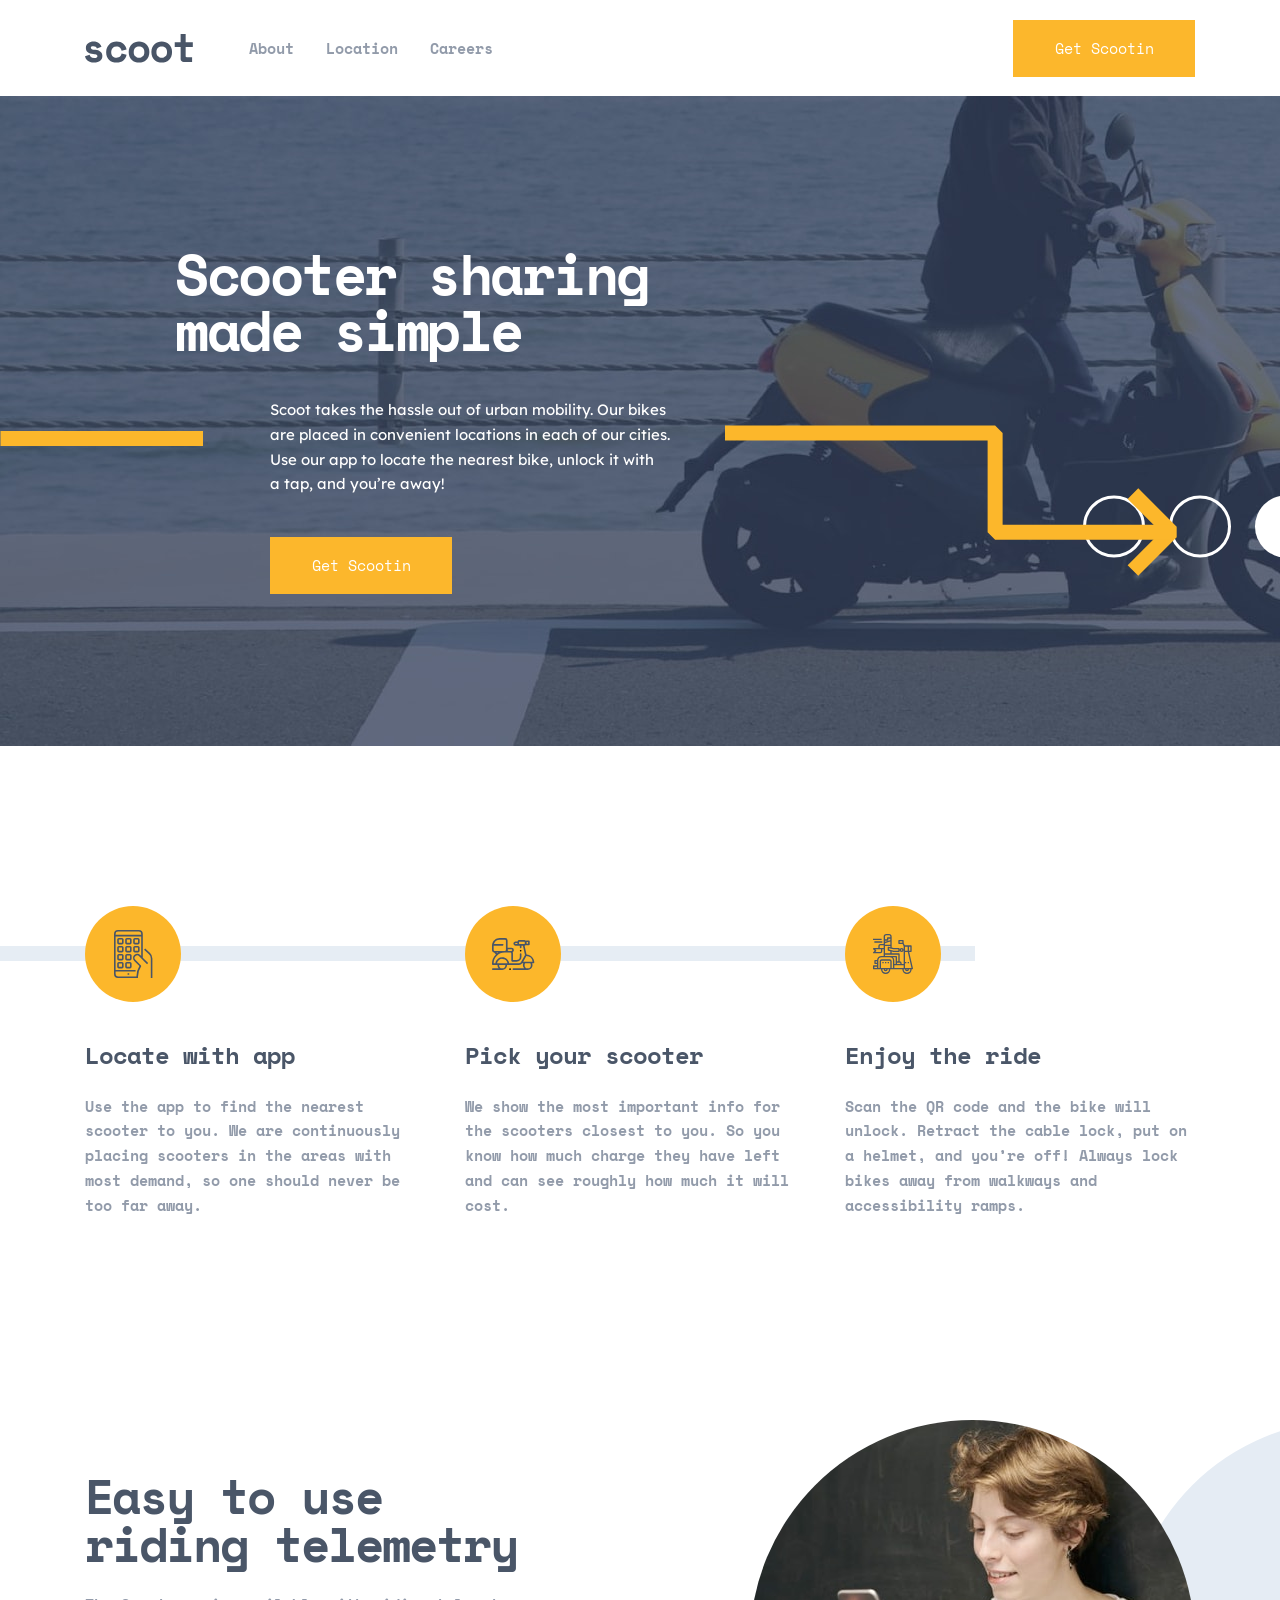
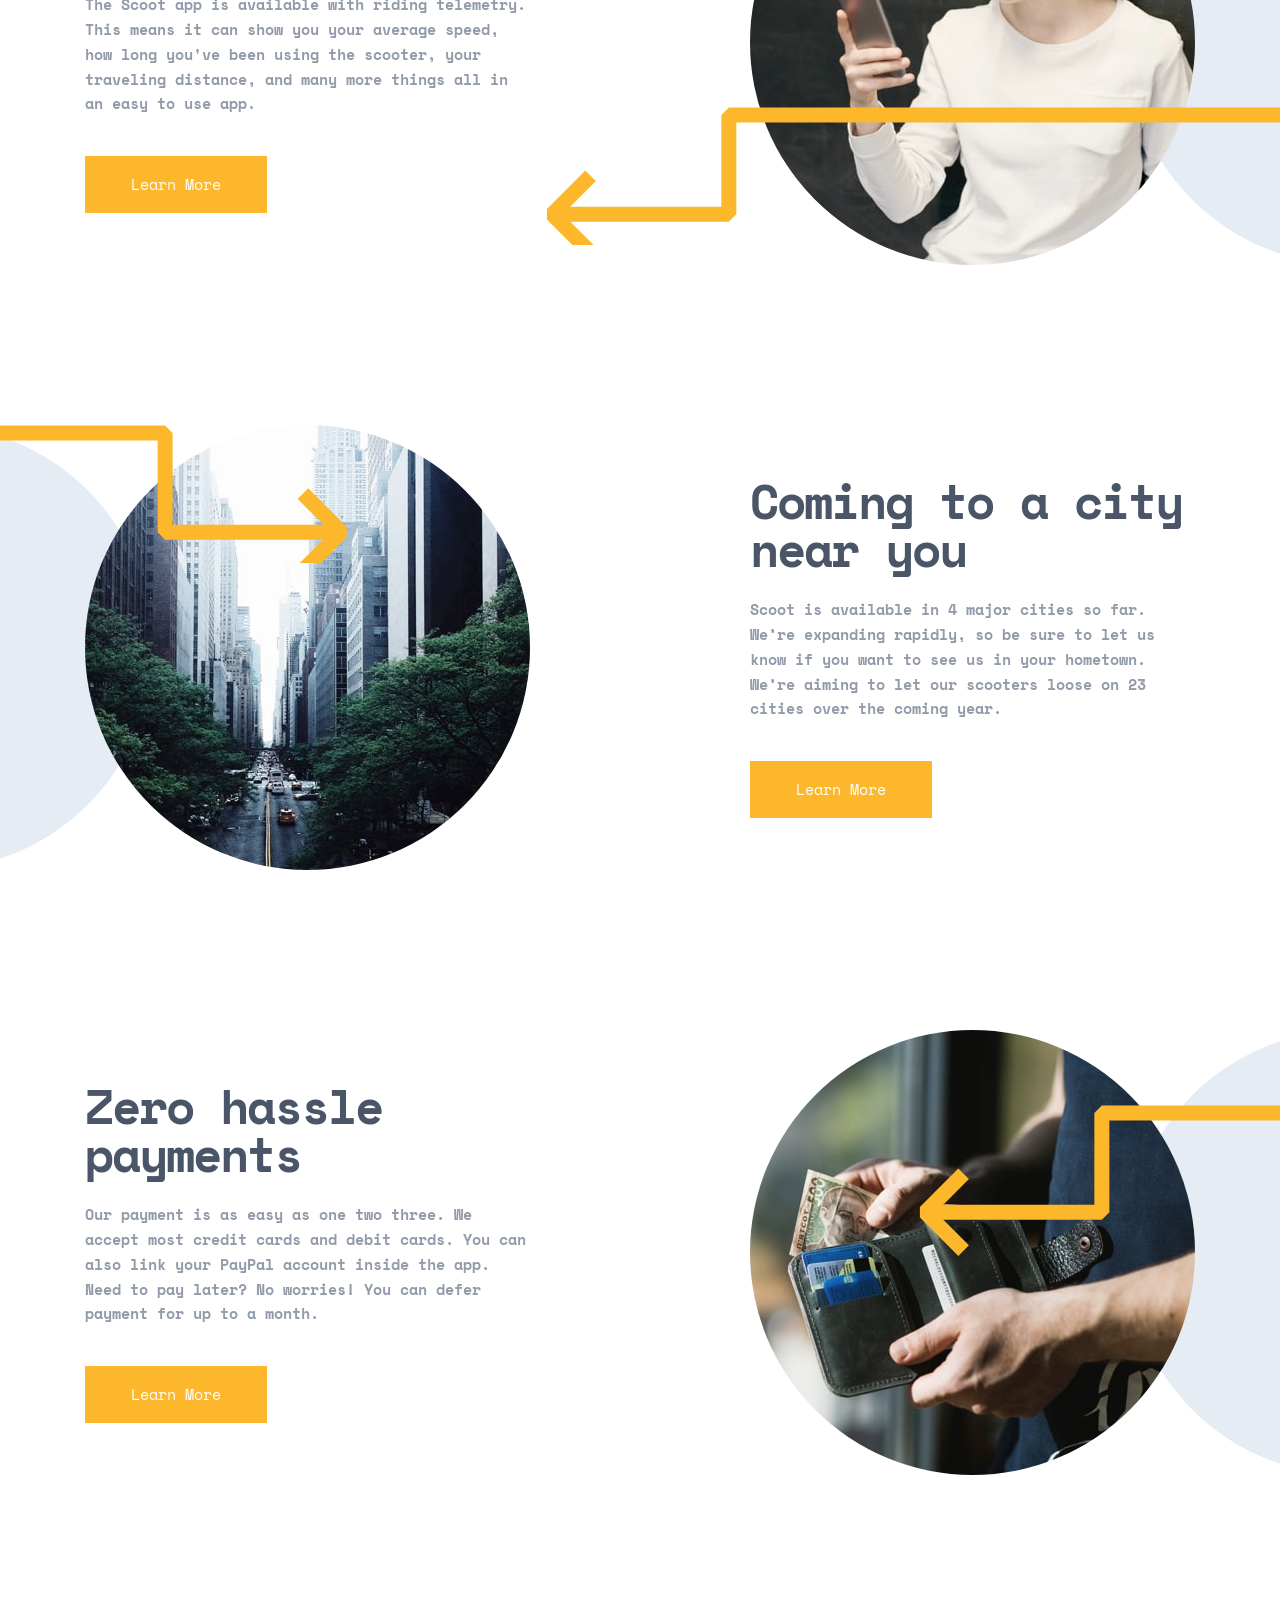
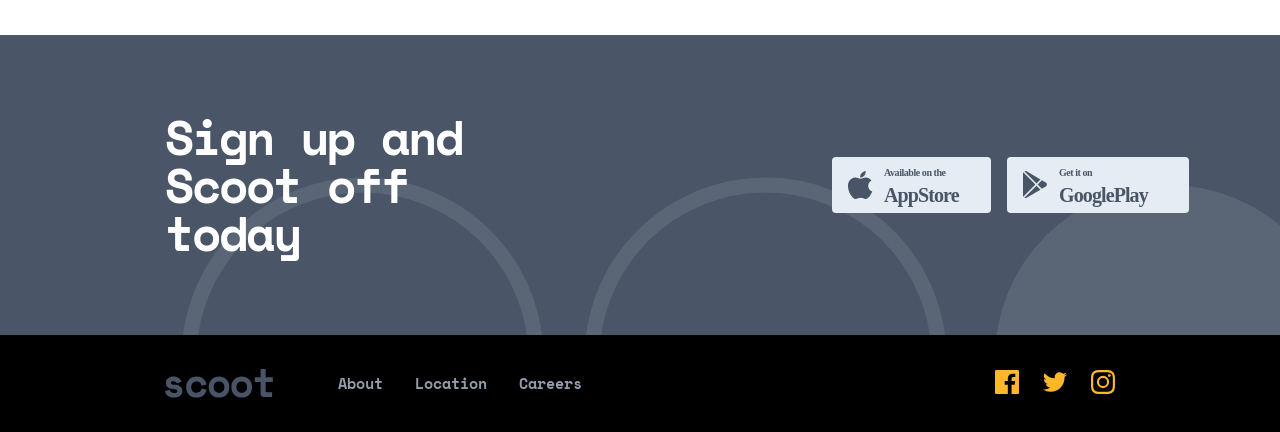
<file: index.html>
<!doctype html>
<html lang="en">
  <head>
    <meta charset="UTF-8" />
    <meta name="viewport" content="width=device-width, initial-scale=1.0" />

    <link
      rel="icon"
      type="image/png"
      sizes="32x32"
      href="./images/favicon-32x32.png"
    />
    <link rel="preconnect" href="https://fonts.googleapis.com" />
    <link rel="preconnect" href="https://fonts.gstatic.com" crossorigin />
    <link
      href="https://fonts.googleapis.com/css2?family=Lexend+Deca:wght@100..900&family=Space+Mono:wght@700&display=swap"
      rel="stylesheet"
    />
    <title>Frontend Mentor | Scoot</title>
    <link rel="stylesheet" href="./css/normalize.css" />
    <link rel="stylesheet" href="./css/style.css" />
  </head>
  <body class="space-mono-bold">
    <header class="header container">
      <button
        id="open__button"
        aria-label="open sidebar"
        aria-expanded="false"
        aria-controls="navbar"
      >
        <svg xmlns="http://www.w3.org/2000/svg" width="20" height="16">
          <g fill="#FCB72B" fill-rule="evenodd">
            <path
              d="M0 0h19.692v3.692H0zM0 6.154h19.692v3.692H0zM0 12.308h19.692V16H0z"
            />
          </g>
        </svg>
      </button>
      <button id="close__button" aria-label="close sidebar">
        <svg xmlns="http://www.w3.org/2000/svg" width="18" height="18">
          <g fill="#FCB72B" fill-rule="evenodd">
            <path d="M3.19.733l13.923 13.924-2.61 2.61L.579 3.343z" />
            <path d="M.579 14.657L14.503.733l2.61 2.61L3.19 17.267z" />
          </g>
        </svg>
      </button>
      <div class="header__logo">
        <a href="index.html"
          ><img src="./assets/logo.svg" alt="logo scoot"
        /></a>
      </div>
      <nav id="navbar">
        <ul>
          <li><a href="about.html">About</a></li>
          <li><a href="locations.html">Location</a></li>
          <li><a href="careers.html">Careers</a></li>
        </ul>
        <button class="primary__btn">Get Scootin</button>
      </nav>
      <div id="overlay" aria-hidden="true"></div>
    </header>
    <main class="main">
      <section class="hero">
        <picture>
          <source
            media="(max-width: 440px)"
            srcset="./assets/images/home-hero-mobile.jpg"
          />
          <source
            media="(max-width: 768px)"
            srcset="./assets/images/home-hero-tablet.jpg"
          />
          <img src="./assets/images/home-hero-desktop.jpg" alt="home hero" />
        </picture>
        <div class="container">
          <h1>Scooter sharing made simple</h1>
          <p class="lexend-deca-regular">
            Scoot takes the hassle out of urban mobility. Our bikes are placed
            in convenient locations in each of our cities. Use our app to locate
            the nearest bike, unlock it with a tap, and you’re away!
          </p>
          <button class="primary__btn">Get Scootin</button>
        </div>
      </section>
      <section class="services">
        <ul class="services__block container">
          <li>
            <img src="./assets/icons/locate.svg" alt="icon locate" />
            <div>
              <h4>Locate with app</h4>
              <p>
                Use the app to find the nearest scooter to you. We are
                continuously placing scooters in the areas with most demand, so
                one should never be too far away.
              </p>
            </div>
          </li>
          <li>
            <img src="./assets/icons/scooter.svg" alt="icon scooter" />
            <div>
              <h4>Pick your scooter</h4>
              <p>
                We show the most important info for the scooters closest to you.
                So you know how much charge they have left and can see roughly
                how much it will cost.
              </p>
            </div>
          </li>
          <li>
            <img src="./assets/icons/ride.svg" alt="icon ride" />
            <div>
              <h4>Enjoy the ride</h4>
              <p>
                Scan the QR code and the bike will unlock. Retract the cable
                lock, put on a helmet, and you’re off! Always lock bikes away
                from walkways and accessibility ramps.
              </p>
            </div>
          </li>
        </ul>
      </section>
      <section class="functions">
        <div class="functions__app">
          <div class="functions__app-content container">
            <img src="./assets/images/telemetry.jpg" alt="images telemetry" />
            <div class="functions-content">
              <h2>Easy to use riding telemetry</h2>
              <p>
                The Scoot app is available with riding telemetry. This means it
                can show you your average speed, how long you've been using the
                scooter, your traveling distance, and many more things all in an
                easy to use app.
              </p>
              <button class="primary__btn">Learn More</button>
            </div>
          </div>
        </div>
        <div class="functions__coming">
          <div class="functions__coming-content container">
            <img src="./assets/images/near-you.jpg" alt="image near you" />
            <div class="functions-content">
              <h2>Coming to a city near you</h2>
              <p>
                Scoot is available in 4 major cities so far. We’re expanding
                rapidly, so be sure to let us know if you want to see us in your
                hometown. We’re aiming to let our scooters loose on 23 cities
                over the coming year.
              </p>
              <button class="primary__btn">Learn More</button>
            </div>
          </div>
        </div>
        <div class="functions__payments">
          <div class="functions__payments-content container">
            <img src="./assets/images/payments.jpg" alt="images payments" />
            <div class="functions-content">
              <h2>Zero hassle payments</h2>
              <p>
                Our payment is as easy as one two three. We accept most credit
                cards and debit cards. You can also link your PayPal account
                inside the app. Need to pay later? No worries! You can defer
                payment for up to a month.
              </p>
              <button class="primary__btn">Learn More</button>
            </div>
          </div>
        </div>
      </section>
      <section class="sign">
        <h2>Sign up and Scoot off today</h2>
        <div class="sign__images">
          <img src="./assets/icons/app-store.svg" alt="app store" />
          <img src="./assets/icons/google-play.svg" alt="google play" />
        </div>
      </section>
    </main>
    <footer class="footer">
      <div class="footer__container">
        <div class="footer__logo">
          <a href="index.html"
            ><img src="./assets/logo.svg" alt="logo scoot"
          /></a>
        </div>
        <nav>
          <ul>
            <li><a href="about.html">About</a></li>
            <li><a href="locations.html">Location</a></li>
            <li><a href="careers.html">Careers</a></li>
          </ul>
        </nav>
      </div>
      <div class="footer__social">
        <a href="#">
          <svg xmlns="http://www.w3.org/2000/svg" width="24" height="24">
            <path
              fill="#FCB72B"
              d="M22.675 0H1.325C.593 0 0 .593 0 1.325v21.351C0 23.407.593 24 1.325 24H12.82v-9.294H9.692v-3.622h3.128V8.413c0-3.1 1.893-4.788 4.659-4.788 1.325 0 2.463.099 2.795.143v3.24l-1.918.001c-1.504 0-1.795.715-1.795 1.763v2.313h3.587l-.467 3.622h-3.12V24h6.116c.73 0 1.323-.593 1.323-1.325V1.325C24 .593 23.407 0 22.675 0z"
            /></svg
        ></a>
        <a href="#"
          ><svg xmlns="http://www.w3.org/2000/svg" width="24" height="20">
            <path
              fill="#FCB72B"
              d="M24 2.557a9.83 9.83 0 01-2.828.775A4.932 4.932 0 0023.337.608a9.864 9.864 0 01-3.127 1.195A4.916 4.916 0 0016.616.248c-3.179 0-5.515 2.966-4.797 6.045A13.978 13.978 0 011.671 1.149a4.93 4.93 0 001.523 6.574 4.903 4.903 0 01-2.229-.616c-.054 2.281 1.581 4.415 3.949 4.89a4.935 4.935 0 01-2.224.084 4.928 4.928 0 004.6 3.419A9.9 9.9 0 010 17.54a13.94 13.94 0 007.548 2.212c9.142 0 14.307-7.721 13.995-14.646A10.025 10.025 0 0024 2.557z"
            /></svg
        ></a>
        <a href="#"
          ><svg xmlns="http://www.w3.org/2000/svg" width="24" height="24">
            <path
              fill="#FCB72B"
              d="M12 2.163c3.204 0 3.584.012 4.85.07 3.252.148 4.771 1.691 4.919 4.919.058 1.265.069 1.645.069 4.849 0 3.205-.012 3.584-.069 4.849-.149 3.225-1.664 4.771-4.919 4.919-1.266.058-1.644.07-4.85.07-3.204 0-3.584-.012-4.849-.07-3.26-.149-4.771-1.699-4.919-4.92-.058-1.265-.07-1.644-.07-4.849 0-3.204.013-3.583.07-4.849.149-3.227 1.664-4.771 4.919-4.919 1.266-.057 1.645-.069 4.849-.069zM12 0C8.741 0 8.333.014 7.053.072 2.695.272.273 2.69.073 7.052.014 8.333 0 8.741 0 12c0 3.259.014 3.668.072 4.948.2 4.358 2.618 6.78 6.98 6.98C8.333 23.986 8.741 24 12 24c3.259 0 3.668-.014 4.948-.072 4.354-.2 6.782-2.618 6.979-6.98.059-1.28.073-1.689.073-4.948 0-3.259-.014-3.667-.072-4.947-.196-4.354-2.617-6.78-6.979-6.98C15.668.014 15.259 0 12 0zm0 5.838a6.162 6.162 0 100 12.324 6.162 6.162 0 000-12.324zM12 16a4 4 0 110-8 4 4 0 010 8zm6.406-11.845a1.44 1.44 0 100 2.881 1.44 1.44 0 000-2.881z"
            /></svg
        ></a>
      </div>
    </footer>
    <script src="app.js" defer></script>
  </body>
</html>
</file>
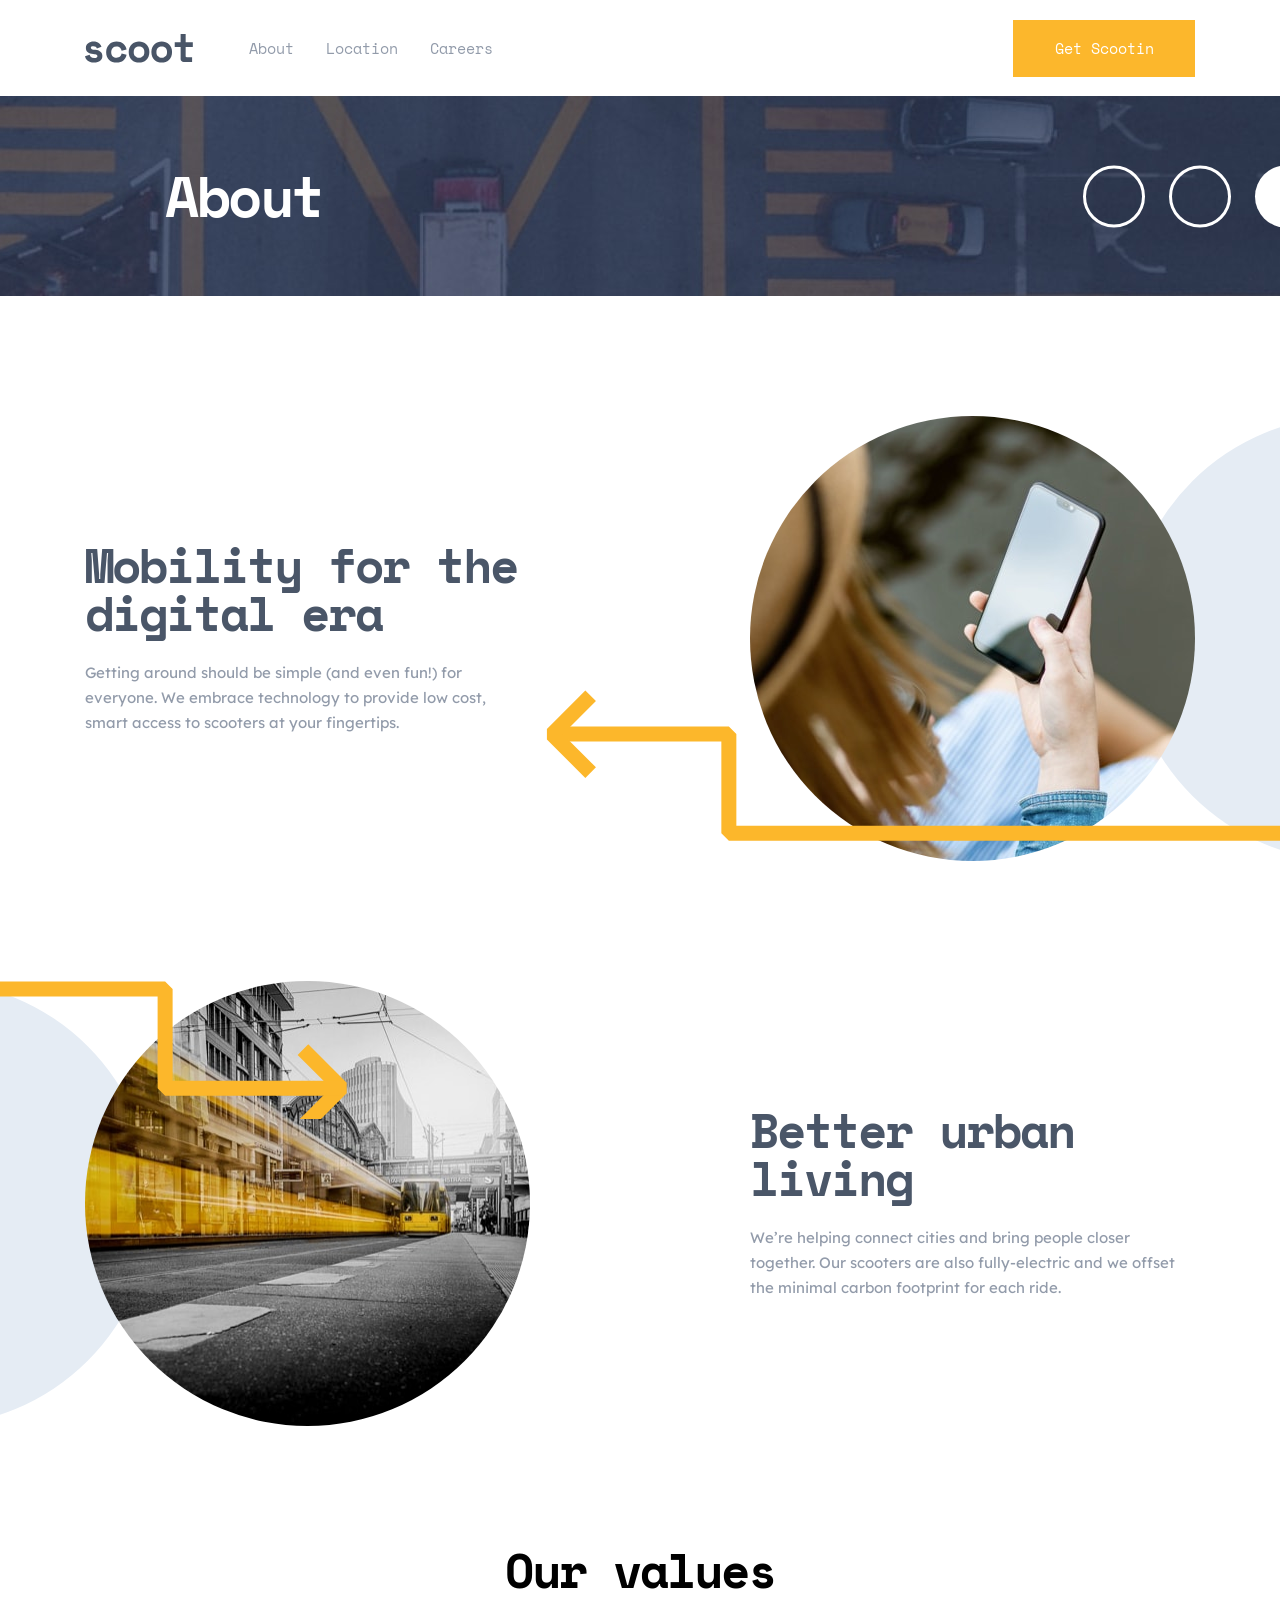
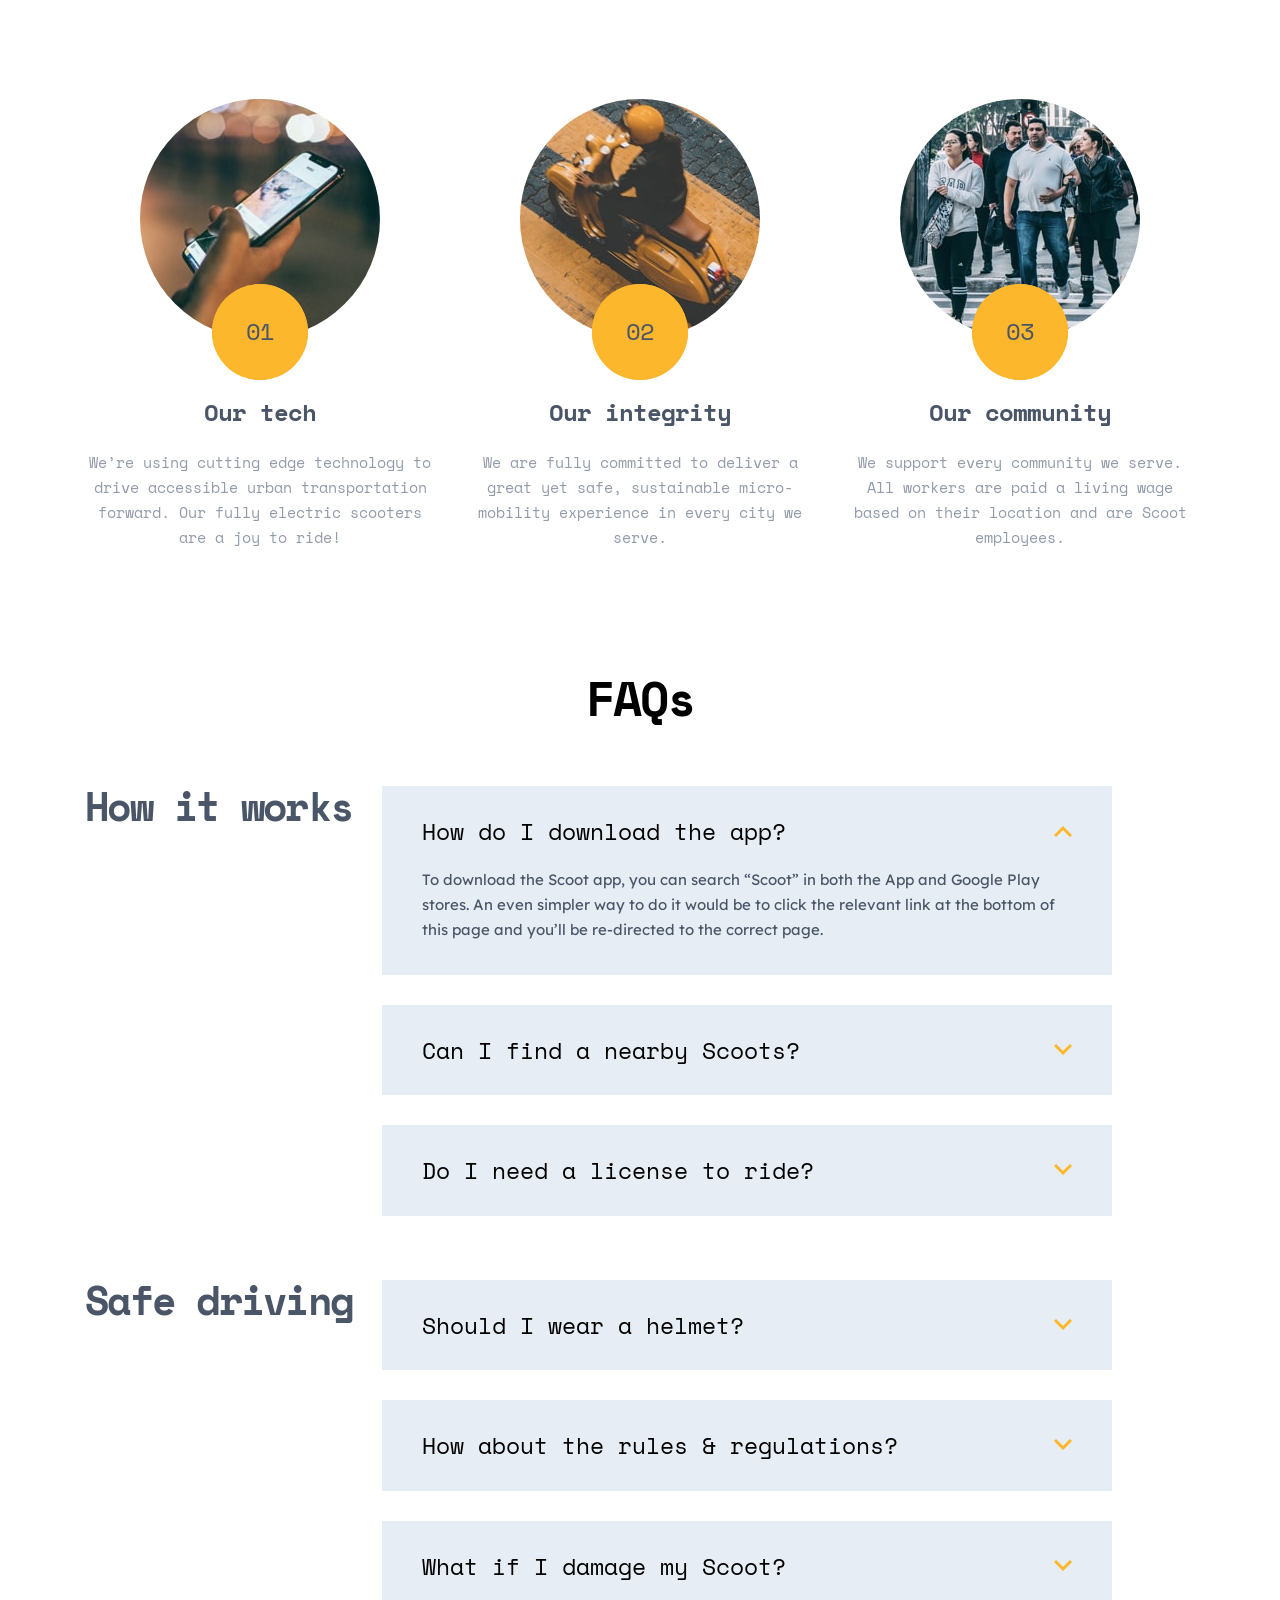
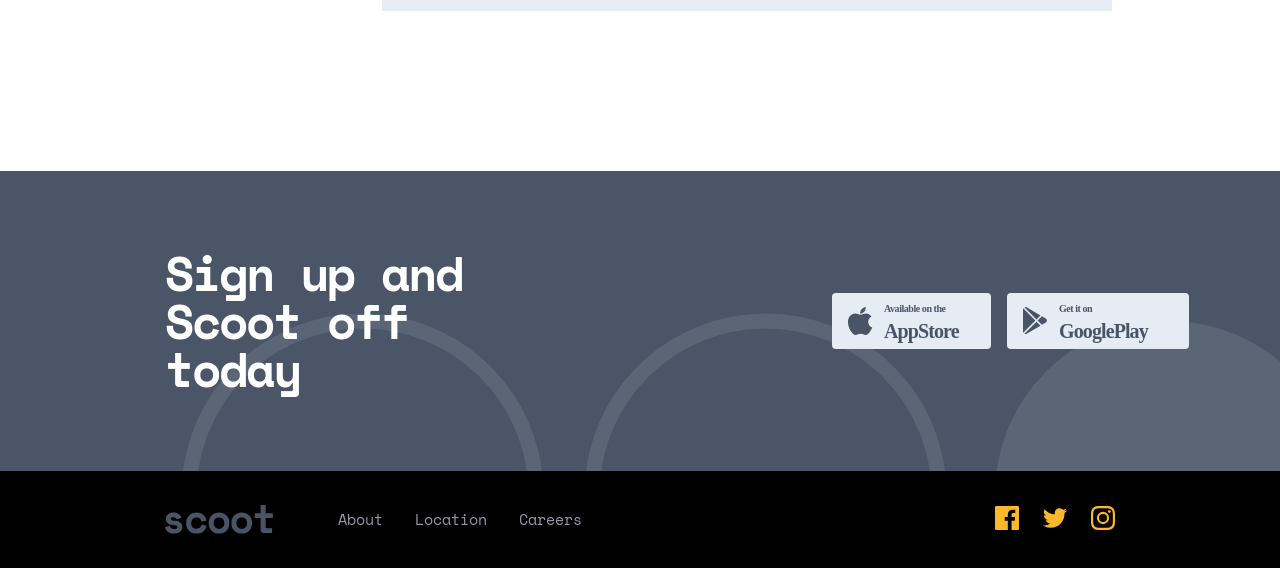
<file: about.html>
<!doctype html>
<html lang="en">
  <head>
    <meta charset="UTF-8" />
    <meta name="viewport" content="width=device-width, initial-scale=1.0" />
    <link
      rel="icon"
      type="image/png"
      sizes="32x32"
      href="./images/favicon-32x32.png"
    />
    <link rel="preconnect" href="https://fonts.googleapis.com" />
    <link rel="preconnect" href="https://fonts.gstatic.com" crossorigin />
    <link
      href="https://fonts.googleapis.com/css2?family=Lexend+Deca:wght@100..900&family=Space+Mono:wght@700&display=swap"
      rel="stylesheet"
    />
    <link
      rel="icon"
      type="image/png"
      sizes="32x32"
      href="./images/favicon-32x32.png"
    />
    <link rel="stylesheet" href="./css/normalize.css" />
    <link rel="stylesheet" href="./css/style.css" />
    <title>Frontend Mentor | Scoot About</title>
  </head>
  <body>
    <header class="header container">
      <button
        id="open__button"
        aria-label="open sidebar"
        aria-expanded="false"
        aria-controls="navbar"
      >
        <svg xmlns="http://www.w3.org/2000/svg" width="20" height="16">
          <g fill="#FCB72B" fill-rule="evenodd">
            <path
              d="M0 0h19.692v3.692H0zM0 6.154h19.692v3.692H0zM0 12.308h19.692V16H0z"
            />
          </g>
        </svg>
      </button>
      <button id="close__button" aria-label="close sidebar">
        <svg xmlns="http://www.w3.org/2000/svg" width="18" height="18">
          <g fill="#FCB72B" fill-rule="evenodd">
            <path d="M3.19.733l13.923 13.924-2.61 2.61L.579 3.343z" />
            <path d="M.579 14.657L14.503.733l2.61 2.61L3.19 17.267z" />
          </g>
        </svg>
      </button>
      <div class="header__logo">
        <a href="index.html"
          ><img src="./assets/logo.svg" alt="logo scoot"
        /></a>
      </div>
      <nav id="navbar">
        <ul>
          <li><a href="about.html">About</a></li>
          <li><a href="locations.html">Location</a></li>
          <li><a href="careers.html">Careers</a></li>
        </ul>
        <button class="primary__btn">Get Scootin</button>
      </nav>
      <div id="overlay" aria-hidden="true"></div>
    </header>
    <main class="main">
      <section class="hero-about">
        <picture>
          <source
            media="(max-width: 440px)"
            srcset="./assets/images/about-hero-mobile.jpg"
          />
          <source
            media="(max-width: 768px)"
            srcset="./assets/images/about-hero-tablet.jpg"
          />
          <img src="./assets/images/about-hero-desktop.jpg" alt="home hero" />
        </picture>
        <div>
          <h1>About</h1>
        </div>
      </section>
      <section class="functions-about">
        <div class="functions__app">
          <div class="functions__app-content container">
            <img
              src="./assets/images/digital-era.jpg"
              alt="images digital era"
            />
            <div class="functions-content">
              <h2>Mobility for the digital era</h2>
              <p class="lexend-deca-regular">
                Getting around should be simple (and even fun!) for everyone. We
                embrace technology to provide low cost, smart access to scooters
                at your fingertips.
              </p>
              <!-- <button class="primary__btn">Learn More</button> -->
            </div>
          </div>
        </div>
        <div class="functions__coming">
          <div class="functions__coming-content container">
            <img
              src="./assets/images/better-living.jpg"
              alt="image better living"
            />
            <div class="functions-content">
              <h2>Better urban living</h2>
              <p class="lexend-deca-regular">
                We’re helping connect cities and bring people closer together.
                Our scooters are also fully-electric and we offset the minimal
                carbon footprint for each ride.
              </p>
              <!-- <button class="primary__btn">Learn More</button> -->
            </div>
          </div>
        </div>
      </section>
      <section class="our container">
        <h2>Our values</h2>
        <div class="our__block">
          <div>
            <img src="./assets/images/our-tech.jpg" alt="our tech" />
            <!-- <span>01</span> -->
            <h4>Our tech</h4>
            <p>
              We’re using cutting edge technology to drive accessible urban
              transportation forward. Our fully electric scooters are a joy to
              ride!
            </p>
          </div>
          <div>
            <img src="./assets/images/our-integrity.jpg" alt="our integrity" />
            <!-- <span>02</span> -->
            <h4>Our integrity</h4>
            <p>
              We are fully committed to deliver a great yet safe, sustainable
              micro-mobility experience in every city we serve.
            </p>
          </div>
          <div>
            <img src="./assets/images/our-community.jpg" alt="our community" />
            <!-- <span>03</span> -->
            <h4>Our community</h4>
            <p>
              We support every community we serve. All workers are paid a living
              wage based on their location and are Scoot employees.
            </p>
          </div>
        </div>
      </section>
      <section class="faqs container">
        <h2>FAQs</h2>
        <div class="works">
          <h3>How it works</h3>
          <div class="accordion">
            <div class="accordion__item active">
              <h5>
                <button
                  type="button"
                  class="accordion__trigger"
                  aria-expanded="false"
                >
                  <span>How do I download the app?</span
                  ><svg
                    xmlns="http://www.w3.org/2000/svg"
                    width="18"
                    height="12"
                  >
                    <path
                      aria-hidden="true"
                      fill="none"
                      stroke="#FCB72B"
                      stroke-width="3"
                      d="M1 1l8 8 8-8"
                    />
                  </svg>
                </button>
              </h5>
              <div class="accordion__panel" role="region">
                <p class="lexend-deca-regular">
                  To download the Scoot app, you can search “Scoot” in both the
                  App and Google Play stores. An even simpler way to do it would
                  be to click the relevant link at the bottom of this page and
                  you’ll be re-directed to the correct page.
                </p>
              </div>
            </div>
            <div class="accordion__item">
              <h5>
                <button
                  type="button"
                  class="accordion__trigger"
                  aria-expanded="false"
                >
                  <span>Can I find a nearby Scoots?</span
                  ><svg
                    aria-hidden="true"
                    xmlns="http://www.w3.org/2000/svg"
                    width="18"
                    height="12"
                  >
                    <path
                      aria-expanded="true"
                      fill="none"
                      stroke="#FCB72B"
                      stroke-width="3"
                      d="M1 1l8 8 8-8"
                    />
                  </svg>
                </button>
              </h5>
              <div class="accordion__panel" role="region">
                <p class="lexend-deca-regular">
                  Definitely! Simply open up the app and allow us to find your
                  location while using it. We'll show you all of the closest
                  Scoots and some extra useful information.
                </p>
              </div>
            </div>
            <div class="accordion__item">
              <h5>
                <button
                  type="button"
                  class="accordion__trigger"
                  aria-expanded="false"
                >
                  <span>Do I need a license to ride?</span
                  ><svg
                    aria-hidden="true"
                    xmlns="http://www.w3.org/2000/svg"
                    width="18"
                    height="12"
                  >
                    <path
                      aria-expanded="true"
                      fill="none"
                      stroke="#FCB72B"
                      stroke-width="3"
                      d="M1 1l8 8 8-8"
                    />
                  </svg>
                </button>
              </h5>
              <div class="accordion__panel" role="region">
                <p class="lexend-deca-regular">
                  Yup! We provide information inside the app regarding local
                  laws and the license you need to be able to ride our Scoots.
                </p>
              </div>
            </div>
          </div>
        </div>
        <div class="safe">
          <h3>Safe driving</h3>
          <div class="accordion">
            <div class="accordion__item">
              <h5>
                <button
                  type="button"
                  class="accordion__trigger"
                  aria-expanded="false"
                >
                  <span>Should I wear a helmet?</span
                  ><svg
                    aria-hidden="true"
                    xmlns="http://www.w3.org/2000/svg"
                    width="18"
                    height="12"
                  >
                    <path
                      aria-hidden="true"
                      fill="none"
                      stroke="#FCB72B"
                      stroke-width="3"
                      d="M1 1l8 8 8-8"
                    />
                  </svg>
                </button>
              </h5>
              <div class="accordion__panel" role="region">
                <p class="lexend-deca-regular">
                  Yes, please do! All cities have different laws. But we
                  strongly strongly strongly recommend always wearing a helmet
                  regardless of the local laws. We like you and we want you to
                  be as safe as possible while Scooting.
                </p>
              </div>
            </div>
            <div class="accordion__item">
              <h5>
                <button
                  type="button"
                  class="accordion__trigger"
                  aria-expanded="false"
                >
                  <span>How about the rules & regulations?</span
                  ><svg
                    aria-hidden="true"
                    xmlns="http://www.w3.org/2000/svg"
                    width="18"
                    height="12"
                  >
                    <path
                      aria-expanded="true"
                      fill="none"
                      stroke="#FCB72B"
                      stroke-width="3"
                      d="M1 1l8 8 8-8"
                    />
                  </svg>
                </button>
              </h5>
              <div class="accordion__panel" role="region">
                <p class="lexend-deca-regular">
                  Now is not the time to be a rule breaker. Be sure you're
                  complying with all local laws and regulations. Also, just be a
                  good human being. Be sure not to park your Scoot where it can
                  block access to buildings or get in people's way.
                </p>
              </div>
            </div>
            <div class="accordion__item">
              <h5>
                <button
                  type="button"
                  class="accordion__trigger"
                  aria-expanded="false"
                >
                  <span>What if I damage my Scoot?</span
                  ><svg
                    xmlns="http://www.w3.org/2000/svg"
                    width="18"
                    height="12"
                  >
                    <path
                      aria-hidden="true"
                      fill="none"
                      stroke="#FCB72B"
                      stroke-width="3"
                      d="M1 1l8 8 8-8"
                    />
                  </svg>
                </button>
              </h5>
              <div class="accordion__panel" role="region">
                <p class="lexend-deca-regular">
                  Be sure to read our terms and conditions carefully. Not the
                  most fun job we know but we make it as clear as possible.
                  There's an option to add insurance for each trip, or you can
                  sign up for annual insurance if you're a regular Scooter.
                </p>
              </div>
            </div>
          </div>
        </div>
      </section>
      <section class="sign">
        <h2>Sign up and Scoot off today</h2>
        <div class="sign__images">
          <img src="./assets/icons/app-store.svg" alt="app store" />
          <img src="./assets/icons/google-play.svg" alt="google play" />
        </div>
      </section>
    </main>
    <footer class="footer">
      <div class="footer__container">
        <div class="footer__logo">
          <a href="index.html"
            ><img src="./assets/logo.svg" alt="logo scoot"
          /></a>
        </div>
        <nav>
          <ul>
            <li><a href="about.html">About</a></li>
            <li><a href="locations.html">Location</a></li>
            <li><a href="careers.html">Careers</a></li>
          </ul>
        </nav>
      </div>
      <div class="footer__social">
        <a href="#">
          <svg xmlns="http://www.w3.org/2000/svg" width="24" height="24">
            <path
              fill="#FCB72B"
              d="M22.675 0H1.325C.593 0 0 .593 0 1.325v21.351C0 23.407.593 24 1.325 24H12.82v-9.294H9.692v-3.622h3.128V8.413c0-3.1 1.893-4.788 4.659-4.788 1.325 0 2.463.099 2.795.143v3.24l-1.918.001c-1.504 0-1.795.715-1.795 1.763v2.313h3.587l-.467 3.622h-3.12V24h6.116c.73 0 1.323-.593 1.323-1.325V1.325C24 .593 23.407 0 22.675 0z"
            /></svg
        ></a>
        <a href="#"
          ><svg xmlns="http://www.w3.org/2000/svg" width="24" height="20">
            <path
              fill="#FCB72B"
              d="M24 2.557a9.83 9.83 0 01-2.828.775A4.932 4.932 0 0023.337.608a9.864 9.864 0 01-3.127 1.195A4.916 4.916 0 0016.616.248c-3.179 0-5.515 2.966-4.797 6.045A13.978 13.978 0 011.671 1.149a4.93 4.93 0 001.523 6.574 4.903 4.903 0 01-2.229-.616c-.054 2.281 1.581 4.415 3.949 4.89a4.935 4.935 0 01-2.224.084 4.928 4.928 0 004.6 3.419A9.9 9.9 0 010 17.54a13.94 13.94 0 007.548 2.212c9.142 0 14.307-7.721 13.995-14.646A10.025 10.025 0 0024 2.557z"
            /></svg
        ></a>
        <a href="#"
          ><svg xmlns="http://www.w3.org/2000/svg" width="24" height="24">
            <path
              fill="#FCB72B"
              d="M12 2.163c3.204 0 3.584.012 4.85.07 3.252.148 4.771 1.691 4.919 4.919.058 1.265.069 1.645.069 4.849 0 3.205-.012 3.584-.069 4.849-.149 3.225-1.664 4.771-4.919 4.919-1.266.058-1.644.07-4.85.07-3.204 0-3.584-.012-4.849-.07-3.26-.149-4.771-1.699-4.919-4.92-.058-1.265-.07-1.644-.07-4.849 0-3.204.013-3.583.07-4.849.149-3.227 1.664-4.771 4.919-4.919 1.266-.057 1.645-.069 4.849-.069zM12 0C8.741 0 8.333.014 7.053.072 2.695.272.273 2.69.073 7.052.014 8.333 0 8.741 0 12c0 3.259.014 3.668.072 4.948.2 4.358 2.618 6.78 6.98 6.98C8.333 23.986 8.741 24 12 24c3.259 0 3.668-.014 4.948-.072 4.354-.2 6.782-2.618 6.979-6.98.059-1.28.073-1.689.073-4.948 0-3.259-.014-3.667-.072-4.947-.196-4.354-2.617-6.78-6.979-6.98C15.668.014 15.259 0 12 0zm0 5.838a6.162 6.162 0 100 12.324 6.162 6.162 0 000-12.324zM12 16a4 4 0 110-8 4 4 0 010 8zm6.406-11.845a1.44 1.44 0 100 2.881 1.44 1.44 0 000-2.881z"
            /></svg
        ></a>
      </div>
    </footer>
    <script src="app.js" defer></script>
  </body>
</html>
</file>
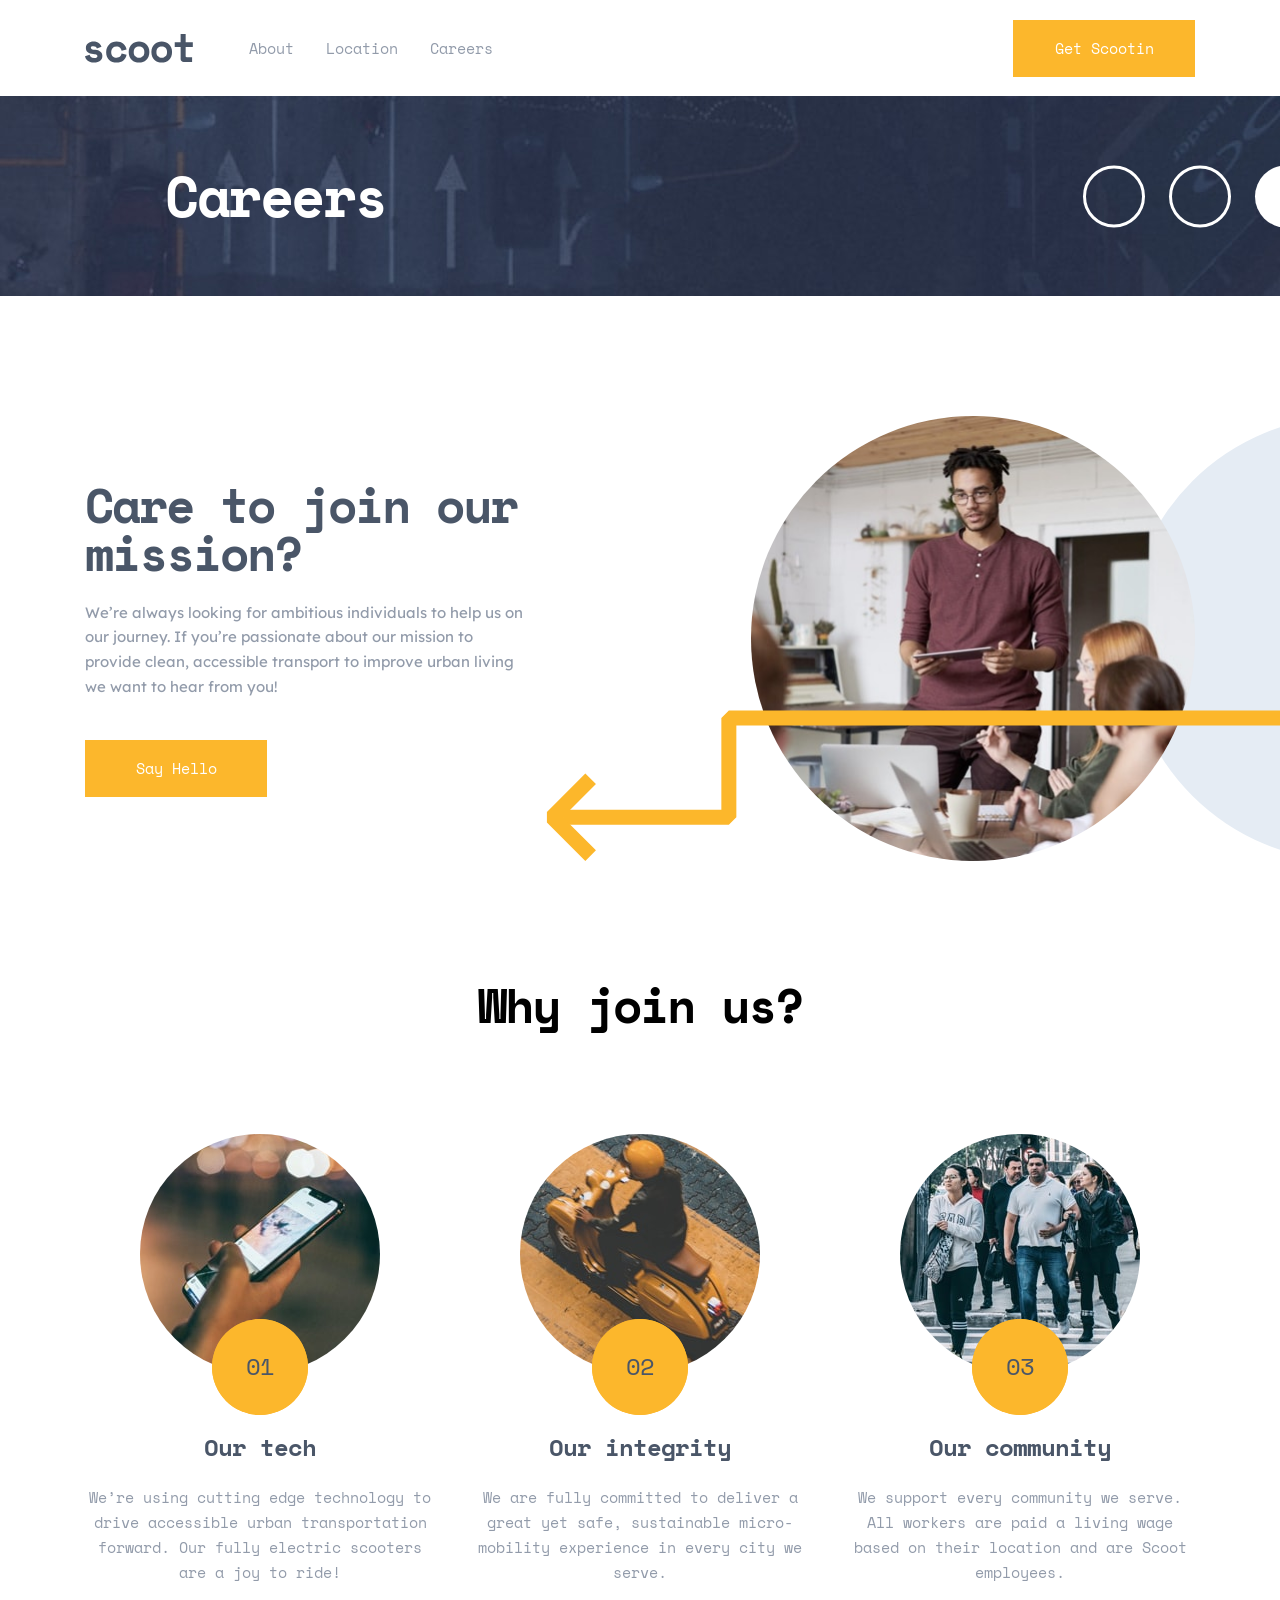
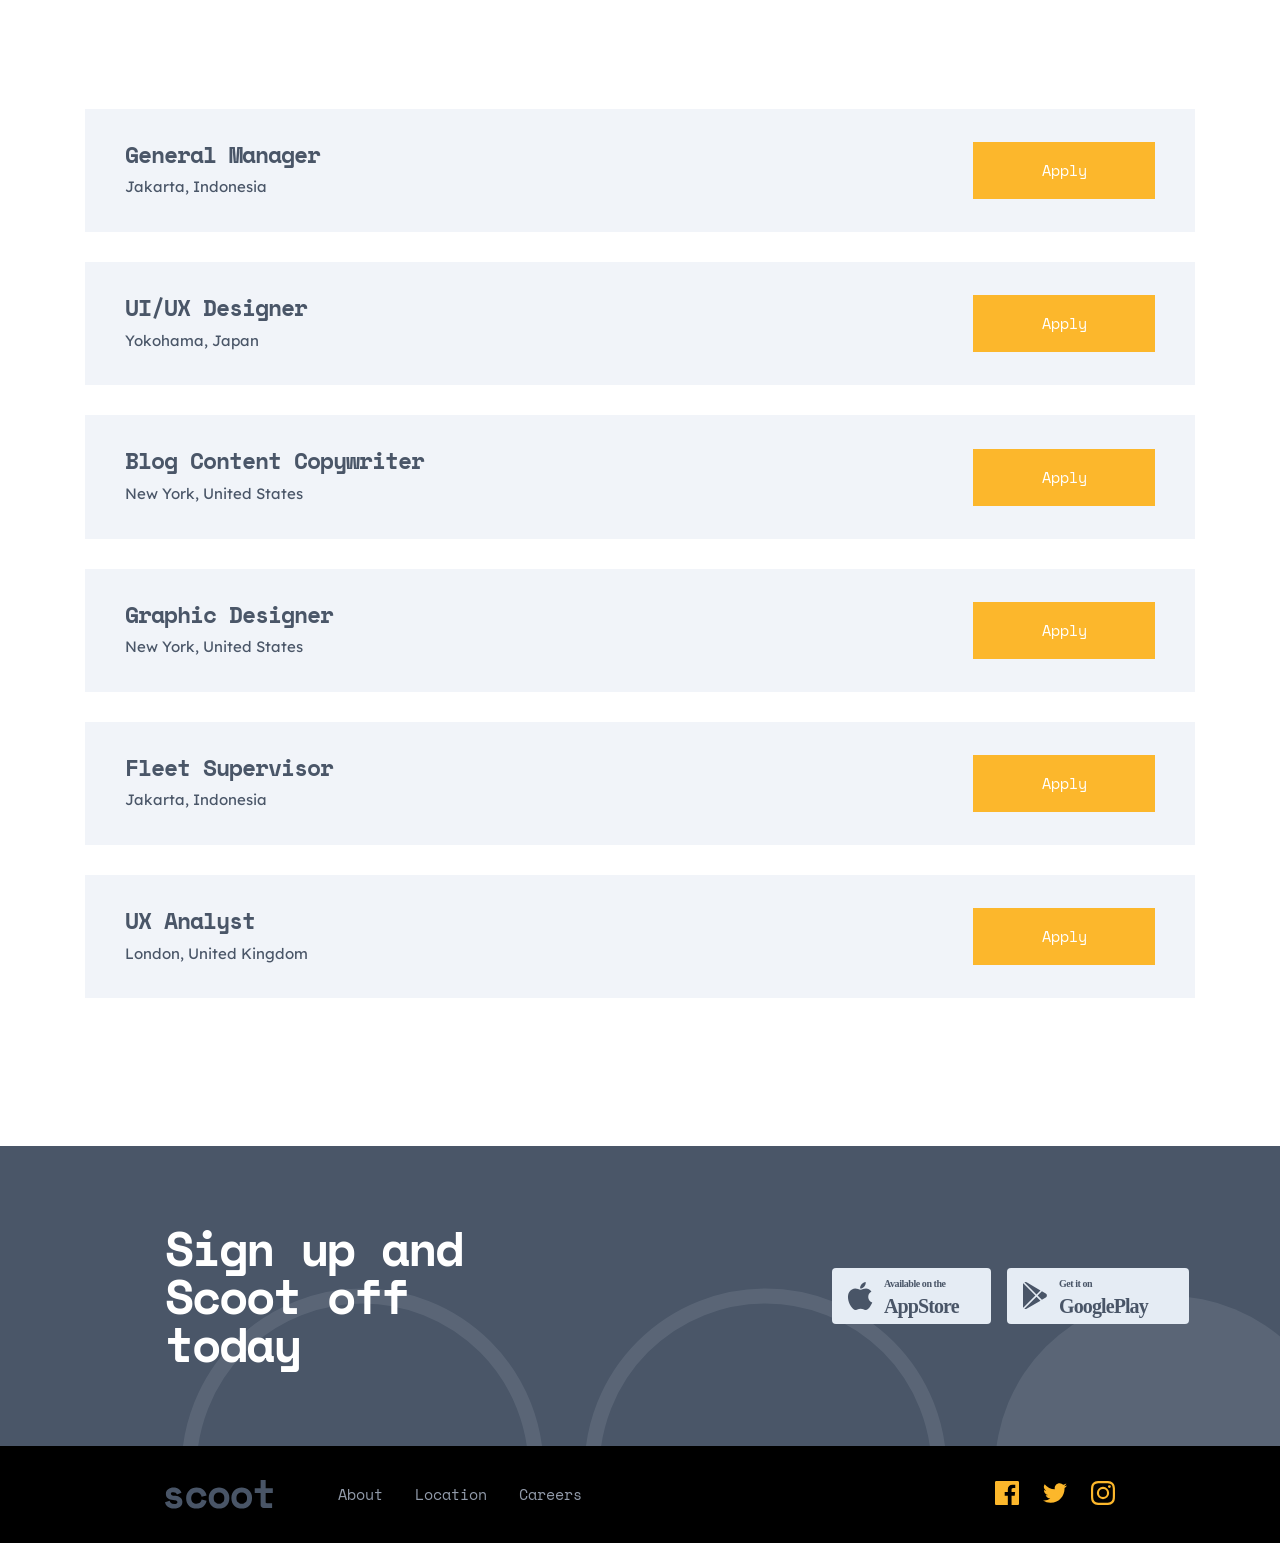
<file: careers.html>
<!doctype html>
<html lang="en">
  <head>
    <meta charset="UTF-8" />
    <meta name="viewport" content="width=device-width, initial-scale=1.0" />
    <link
      rel="icon"
      type="image/png"
      sizes="32x32"
      href="./images/favicon-32x32.png"
    />
    <link rel="preconnect" href="https://fonts.googleapis.com" />
    <link rel="preconnect" href="https://fonts.gstatic.com" crossorigin />
    <link
      href="https://fonts.googleapis.com/css2?family=Lexend+Deca:wght@100..900&family=Space+Mono:wght@700&display=swap"
      rel="stylesheet"
    />
    <link
      rel="icon"
      type="image/png"
      sizes="32x32"
      href="./images/favicon-32x32.png"
    />

    <title>Frontend Mentor | Scoot</title>
    <link rel="stylesheet" href="./css/normalize.css" />
    <link rel="stylesheet" href="./css/style.css" />
  </head>
  <body>
    <header class="header container">
      <button
        id="open__button"
        aria-label="open sidebar"
        aria-expanded="false"
        aria-controls="navbar"
      >
        <svg xmlns="http://www.w3.org/2000/svg" width="20" height="16">
          <g fill="#FCB72B" fill-rule="evenodd">
            <path
              d="M0 0h19.692v3.692H0zM0 6.154h19.692v3.692H0zM0 12.308h19.692V16H0z"
            />
          </g>
        </svg>
      </button>
      <button id="close__button" aria-label="close sidebar">
        <svg xmlns="http://www.w3.org/2000/svg" width="18" height="18">
          <g fill="#FCB72B" fill-rule="evenodd">
            <path d="M3.19.733l13.923 13.924-2.61 2.61L.579 3.343z" />
            <path d="M.579 14.657L14.503.733l2.61 2.61L3.19 17.267z" />
          </g>
        </svg>
      </button>
      <div class="header__logo">
        <a href="index.html"
          ><img src="./assets/logo.svg" alt="logo scoot"
        /></a>
      </div>
      <nav id="navbar">
        <ul>
          <li><a href="about.html">About</a></li>
          <li><a href="locations.html">Location</a></li>
          <li><a href="careers.html">Careers</a></li>
        </ul>
        <button class="primary__btn">Get Scootin</button>
      </nav>
      <div id="overlay" aria-hidden="true"></div>
    </header>
    <main class="main">
      <section class="careers-hero">
        <picture>
          <source
            media="(max-width: 440px)"
            srcset="./assets/images/careers-location-hero-mobile.jpg"
          />
          <source
            media="(max-width: 768px)"
            srcset="./assets/images/careers-locations-hero-tablet.jpg"
          />
          <img
            src="./assets/images/careers-locations-hero-desktop.jpg"
            alt="home hero"
          />
        </picture>
        <div>
          <h1>Careers</h1>
        </div>
      </section>
      <section class="functions-careers">
        <div class="functions__app">
          <div class="functions__app-content container">
            <img src="./assets/images/join-us.jpg" alt="images join us" />
            <div class="functions-content">
              <h2>Care to join our mission?</h2>
              <p class="lexend-deca-regular">
                We’re always looking for ambitious individuals to help us on our
                journey. If you’re passionate about our mission to provide
                clean, accessible transport to improve urban living we want to
                hear from you!
              </p>
              <button class="primary__btn">Say Hello</button>
            </div>
          </div>
        </div>
      </section>
      <section class="our container">
        <h2>Why join us?</h2>
        <div class="our__block">
          <div>
            <img src="./assets/images/our-tech.jpg" alt="our tech" />
            <h4>Our tech</h4>
            <p>
              We’re using cutting edge technology to drive accessible urban
              transportation forward. Our fully electric scooters are a joy to
              ride!
            </p>
          </div>
          <div>
            <img src="./assets/images/our-integrity.jpg" alt="our integrity" />
            <h4>Our integrity</h4>
            <p>
              We are fully committed to deliver a great yet safe, sustainable
              micro-mobility experience in every city we serve.
            </p>
          </div>
          <div>
            <img src="./assets/images/our-community.jpg" alt="our community" />
            <h4>Our community</h4>
            <p>
              We support every community we serve. All workers are paid a living
              wage based on their location and are Scoot employees.
            </p>
          </div>
        </div>
      </section>
      <section class="apply container">
        <div class="apply__block">
          <div class="apply__content">
            <h4>General Manager</h4>
            <p class="lexend-deca-regular">Jakarta, Indonesia</p>
          </div>
          <button class="primary__btn">Apply</button>
        </div>
        <div class="apply__block">
          <div class="apply__content">
            <h4>UI/UX Designer</h4>
            <p class="lexend-deca-regular">Yokohama, Japan</p>
          </div>
          <button class="primary__btn">Apply</button>
        </div>
        <div class="apply__block">
          <div class="apply__content">
            <h4>Blog Content Copywriter</h4>
            <p class="lexend-deca-regular">New York, United States</p>
          </div>
          <button class="primary__btn">Apply</button>
        </div>
        <div class="apply__block">
          <div class="apply__content">
            <h4>Graphic Designer</h4>
            <p class="lexend-deca-regular">New York, United States</p>
          </div>
          <button class="primary__btn">Apply</button>
        </div>
        <div class="apply__block">
          <div class="apply__content">
            <h4>Fleet Supervisor</h4>
            <p class="lexend-deca-regular">Jakarta, Indonesia</p>
          </div>
          <button class="primary__btn">Apply</button>
        </div>
        <div class="apply__block">
          <div class="apply__content">
            <h4>UX Analyst</h4>
            <p class="lexend-deca-regular">London, United Kingdom</p>
          </div>
          <button class="primary__btn">Apply</button>
        </div>
      </section>
      <section class="sign">
        <h2>Sign up and Scoot off today</h2>
        <div class="sign__images">
          <img src="./assets/icons/app-store.svg" alt="app store" />
          <img src="./assets/icons/google-play.svg" alt="google play" />
        </div>
      </section>
    </main>
    <footer class="footer">
      <div class="footer__container">
        <div class="footer__logo">
          <a href="index.html"
            ><img src="./assets/logo.svg" alt="logo scoot"
          /></a>
        </div>
        <nav>
          <ul>
            <li><a href="about.html">About</a></li>
            <li><a href="locations.html">Location</a></li>
            <li><a href="careers.html">Careers</a></li>
          </ul>
        </nav>
      </div>
      <div class="footer__social">
        <a href="#">
          <svg xmlns="http://www.w3.org/2000/svg" width="24" height="24">
            <path
              fill="#FCB72B"
              d="M22.675 0H1.325C.593 0 0 .593 0 1.325v21.351C0 23.407.593 24 1.325 24H12.82v-9.294H9.692v-3.622h3.128V8.413c0-3.1 1.893-4.788 4.659-4.788 1.325 0 2.463.099 2.795.143v3.24l-1.918.001c-1.504 0-1.795.715-1.795 1.763v2.313h3.587l-.467 3.622h-3.12V24h6.116c.73 0 1.323-.593 1.323-1.325V1.325C24 .593 23.407 0 22.675 0z"
            /></svg
        ></a>
        <a href="#"
          ><svg xmlns="http://www.w3.org/2000/svg" width="24" height="20">
            <path
              fill="#FCB72B"
              d="M24 2.557a9.83 9.83 0 01-2.828.775A4.932 4.932 0 0023.337.608a9.864 9.864 0 01-3.127 1.195A4.916 4.916 0 0016.616.248c-3.179 0-5.515 2.966-4.797 6.045A13.978 13.978 0 011.671 1.149a4.93 4.93 0 001.523 6.574 4.903 4.903 0 01-2.229-.616c-.054 2.281 1.581 4.415 3.949 4.89a4.935 4.935 0 01-2.224.084 4.928 4.928 0 004.6 3.419A9.9 9.9 0 010 17.54a13.94 13.94 0 007.548 2.212c9.142 0 14.307-7.721 13.995-14.646A10.025 10.025 0 0024 2.557z"
            /></svg
        ></a>
        <a href="#"
          ><svg xmlns="http://www.w3.org/2000/svg" width="24" height="24">
            <path
              fill="#FCB72B"
              d="M12 2.163c3.204 0 3.584.012 4.85.07 3.252.148 4.771 1.691 4.919 4.919.058 1.265.069 1.645.069 4.849 0 3.205-.012 3.584-.069 4.849-.149 3.225-1.664 4.771-4.919 4.919-1.266.058-1.644.07-4.85.07-3.204 0-3.584-.012-4.849-.07-3.26-.149-4.771-1.699-4.919-4.92-.058-1.265-.07-1.644-.07-4.849 0-3.204.013-3.583.07-4.849.149-3.227 1.664-4.771 4.919-4.919 1.266-.057 1.645-.069 4.849-.069zM12 0C8.741 0 8.333.014 7.053.072 2.695.272.273 2.69.073 7.052.014 8.333 0 8.741 0 12c0 3.259.014 3.668.072 4.948.2 4.358 2.618 6.78 6.98 6.98C8.333 23.986 8.741 24 12 24c3.259 0 3.668-.014 4.948-.072 4.354-.2 6.782-2.618 6.979-6.98.059-1.28.073-1.689.073-4.948 0-3.259-.014-3.667-.072-4.947-.196-4.354-2.617-6.78-6.979-6.98C15.668.014 15.259 0 12 0zm0 5.838a6.162 6.162 0 100 12.324 6.162 6.162 0 000-12.324zM12 16a4 4 0 110-8 4 4 0 010 8zm6.406-11.845a1.44 1.44 0 100 2.881 1.44 1.44 0 000-2.881z"
            /></svg
        ></a>
      </div>
    </footer>
    <script src="app.js" defer></script>
  </body>
</html>
</file>
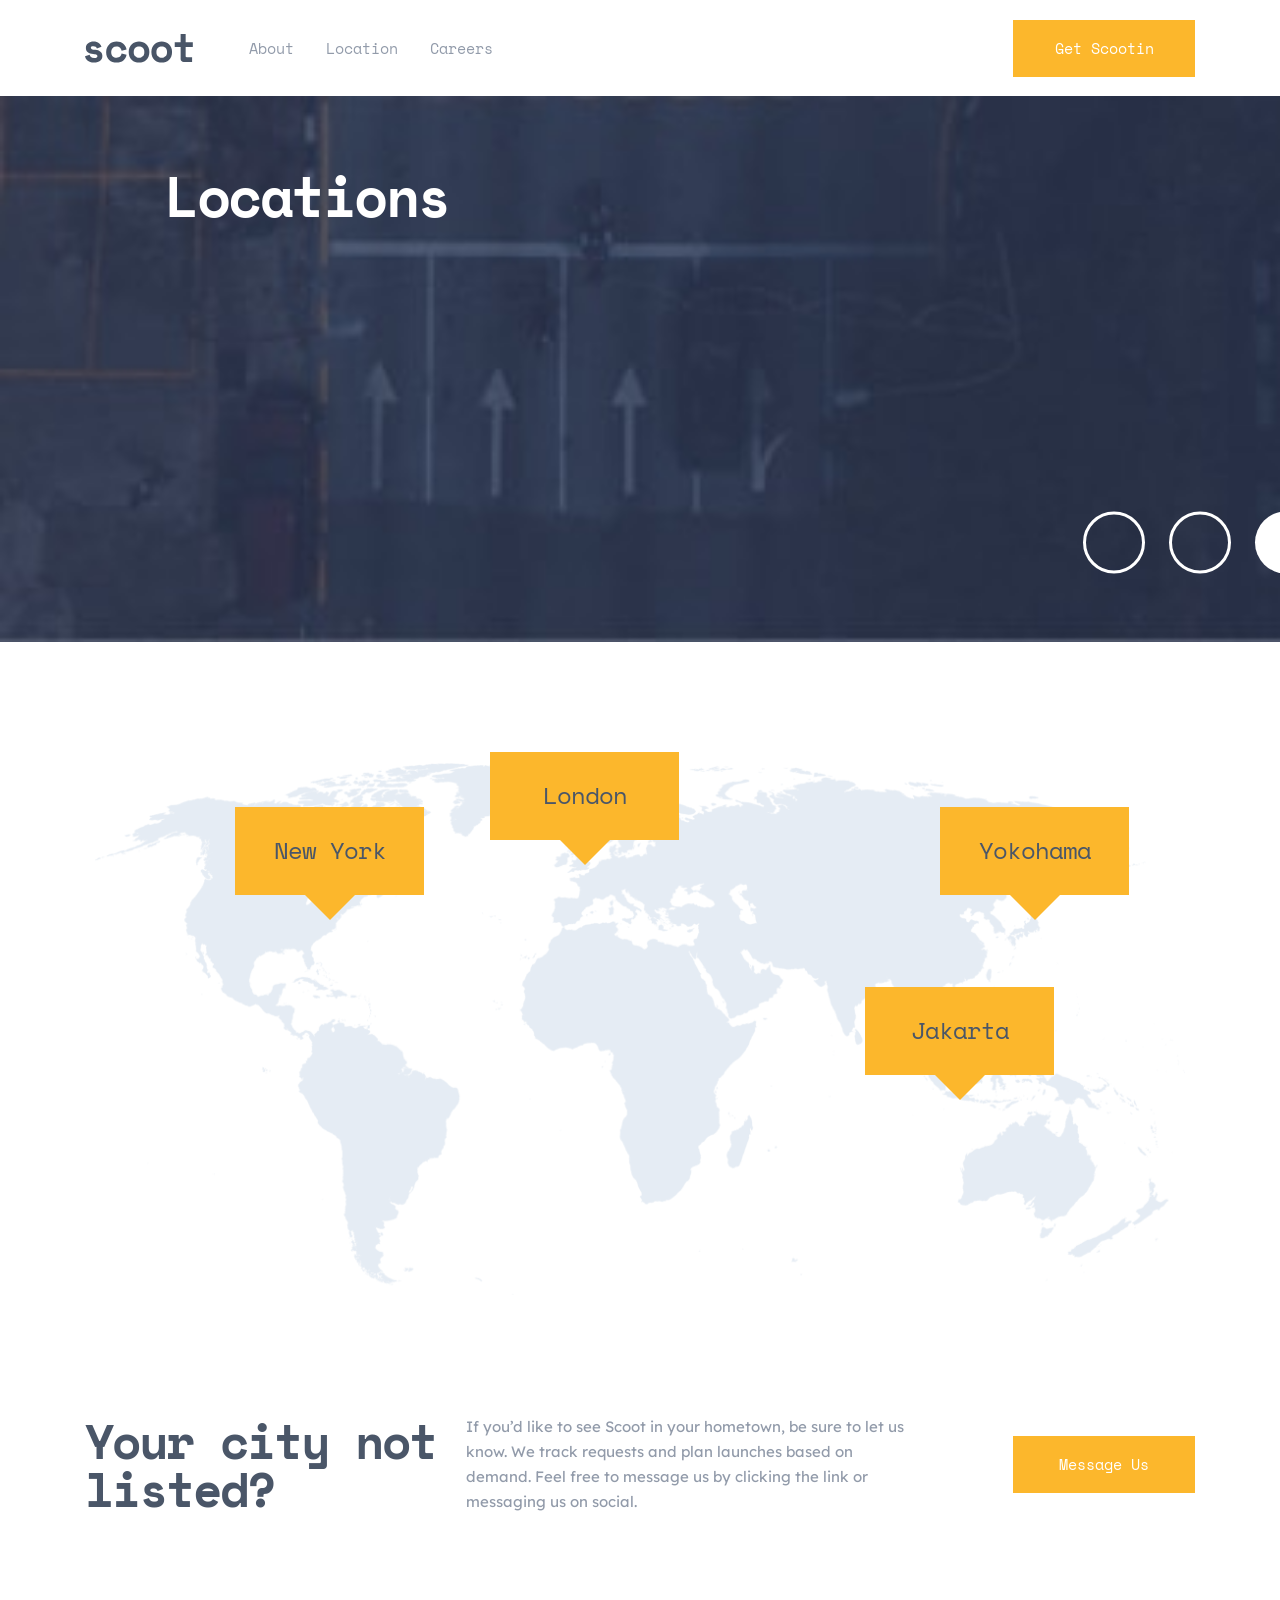
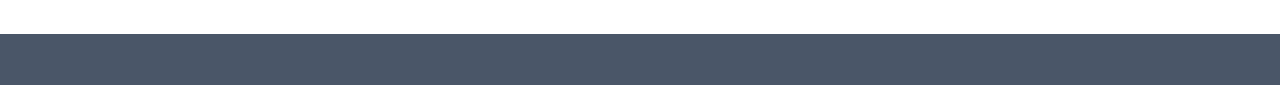
<file: locations.html>
<!doctype html>
<html lang="en">
  <head>
    <meta charset="UTF-8" />
    <meta name="viewport" content="width=device-width, initial-scale=1.0" />
    <link
      rel="icon"
      type="image/png"
      sizes="32x32"
      href="./images/favicon-32x32.png"
    />
    <link rel="preconnect" href="https://fonts.googleapis.com" />
    <link rel="preconnect" href="https://fonts.gstatic.com" crossorigin />
    <link
      href="https://fonts.googleapis.com/css2?family=Lexend+Deca:wght@100..900&family=Space+Mono:wght@700&display=swap"
      rel="stylesheet"
    />
    <link
      rel="icon"
      type="image/png"
      sizes="32x32"
      href="./images/favicon-32x32.png"
    />
    <link rel="stylesheet" href="./css/normalize.css" />
    <link rel="stylesheet" href="./css/style.css" />
    <title>Frontend Mentor | Scoot</title>
  </head>
  <body>
    <header class="header container">
      <button
        id="open__button"
        aria-label="open sidebar"
        aria-expanded="false"
        aria-controls="navbar"
      >
        <svg xmlns="http://www.w3.org/2000/svg" width="20" height="16">
          <g fill="#FCB72B" fill-rule="evenodd">
            <path
              d="M0 0h19.692v3.692H0zM0 6.154h19.692v3.692H0zM0 12.308h19.692V16H0z"
            />
          </g>
        </svg>
      </button>
      <button id="close__button" aria-label="close sidebar">
        <svg xmlns="http://www.w3.org/2000/svg" width="18" height="18">
          <g fill="#FCB72B" fill-rule="evenodd">
            <path d="M3.19.733l13.923 13.924-2.61 2.61L.579 3.343z" />
            <path d="M.579 14.657L14.503.733l2.61 2.61L3.19 17.267z" />
          </g>
        </svg>
      </button>
      <div class="header__logo">
        <a href="index.html"
          ><img src="./assets/logo.svg" alt="logo scoot"
        /></a>
      </div>
      <nav id="navbar">
        <ul>
          <li><a href="about.html">About</a></li>
          <li><a href="locations.html">Location</a></li>
          <li><a href="careers.html">Careers</a></li>
        </ul>
        <button class="primary__btn">Get Scootin</button>
      </nav>
      <div id="overlay" aria-hidden="true"></div>
    </header>
    <main class="main">
      <section class="locations-hero">
        <picture>
          <source
            media="(max-width: 440px)"
            srcset="./assets/images/careers-location-hero-mobile.jpg"
          />
          <source
            media="(max-width: 768px)"
            srcset="./assets/images/careers-locations-hero-tablet.jpg"
          />
          <img
            src="./assets/images/careers-locations-hero-desktop.jpg"
            alt="home hero"
          />
        </picture>
        <div>
          <h1>Locations</h1>
        </div>
      </section>
      <section class="map container">
        <picture>
          <source
            media="(max-width: 440px)"
            srcset="./assets/images/world-map-mobile.png"
          />
          <source
            media="(max-width: 768px)"
            srcset="./assets/images/world-map-tablet.png"
          />
          <img src="./assets/images/world-map-desktop.png" alt="world map" />
        </picture>

        <!-- Каждый город в отдельном div -->
        <div class="city new-york">
          <p>New York</p>
          <div class="arrow"></div>
        </div>

        <div class="city london">
          <p>London</p>
          <div class="arrow"></div>
        </div>

        <div class="city yokohama">
          <p>Yokohama</p>
          <div class="arrow"></div>
        </div>

        <div class="city jakarta">
          <p>Jakarta</p>
          <div class="arrow"></div>
        </div>
      </section>
      <section class="locations__content container">
        <div class="locations__content-text">
          <h2>Your city not listed?</h2>
          <p class="lexend-deca-regular">
            If you’d like to see Scoot in your hometown, be sure to let us know.
            We track requests and plan launches based on demand. Feel free to
            message us by clicking the link or messaging us on social.
          </p>
        </div>
        <button class="primary__btn">Message Us</button>
      </section>
      <section class="sign">
        <h2>Sign up and Scoot off today</h2>
        <div class="sign__images">
          <img src="./assets/icons/app-store.svg" alt="app store" />
          <img src="./assets/icons/google-play.svg" alt="google play" />
        </div>
      </section>
    </main>
    <footer class="footer">
      <div class="footer__container">
        <div class="footer__logo">
          <a href="index.html"
            ><img src="./assets/logo.svg" alt="logo scoot"
          /></a>
        </div>
        <nav>
          <ul>
            <li><a href="about.html">About</a></li>
            <li><a href="locations.html">Location</a></li>
            <li><a href="careers.html">Careers</a></li>
          </ul>
        </nav>
      </div>
      <div class="footer__social">
        <a href="#">
          <svg xmlns="http://www.w3.org/2000/svg" width="24" height="24">
            <path
              fill="#FCB72B"
              d="M22.675 0H1.325C.593 0 0 .593 0 1.325v21.351C0 23.407.593 24 1.325 24H12.82v-9.294H9.692v-3.622h3.128V8.413c0-3.1 1.893-4.788 4.659-4.788 1.325 0 2.463.099 2.795.143v3.24l-1.918.001c-1.504 0-1.795.715-1.795 1.763v2.313h3.587l-.467 3.622h-3.12V24h6.116c.73 0 1.323-.593 1.323-1.325V1.325C24 .593 23.407 0 22.675 0z"
            /></svg
        ></a>
        <a href="#"
          ><svg xmlns="http://www.w3.org/2000/svg" width="24" height="20">
            <path
              fill="#FCB72B"
              d="M24 2.557a9.83 9.83 0 01-2.828.775A4.932 4.932 0 0023.337.608a9.864 9.864 0 01-3.127 1.195A4.916 4.916 0 0016.616.248c-3.179 0-5.515 2.966-4.797 6.045A13.978 13.978 0 011.671 1.149a4.93 4.93 0 001.523 6.574 4.903 4.903 0 01-2.229-.616c-.054 2.281 1.581 4.415 3.949 4.89a4.935 4.935 0 01-2.224.084 4.928 4.928 0 004.6 3.419A9.9 9.9 0 010 17.54a13.94 13.94 0 007.548 2.212c9.142 0 14.307-7.721 13.995-14.646A10.025 10.025 0 0024 2.557z"
            /></svg
        ></a>
        <a href="#"
          ><svg xmlns="http://www.w3.org/2000/svg" width="24" height="24">
            <path
              fill="#FCB72B"
              d="M12 2.163c3.204 0 3.584.012 4.85.07 3.252.148 4.771 1.691 4.919 4.919.058 1.265.069 1.645.069 4.849 0 3.205-.012 3.584-.069 4.849-.149 3.225-1.664 4.771-4.919 4.919-1.266.058-1.644.07-4.85.07-3.204 0-3.584-.012-4.849-.07-3.26-.149-4.771-1.699-4.919-4.92-.058-1.265-.07-1.644-.07-4.849 0-3.204.013-3.583.07-4.849.149-3.227 1.664-4.771 4.919-4.919 1.266-.057 1.645-.069 4.849-.069zM12 0C8.741 0 8.333.014 7.053.072 2.695.272.273 2.69.073 7.052.014 8.333 0 8.741 0 12c0 3.259.014 3.668.072 4.948.2 4.358 2.618 6.78 6.98 6.98C8.333 23.986 8.741 24 12 24c3.259 0 3.668-.014 4.948-.072 4.354-.2 6.782-2.618 6.979-6.98.059-1.28.073-1.689.073-4.948 0-3.259-.014-3.667-.072-4.947-.196-4.354-2.617-6.78-6.979-6.98C15.668.014 15.259 0 12 0zm0 5.838a6.162 6.162 0 100 12.324 6.162 6.162 0 000-12.324zM12 16a4 4 0 110-8 4 4 0 010 8zm6.406-11.845a1.44 1.44 0 100 2.881 1.44 1.44 0 000-2.881z"
            /></svg
        ></a>
      </div>
    </footer>
    <script src="app.js" defer></script>
  </body>
</html>
</file>
<file: css/style.css>
:root {
  --neutral-0: hsl(0, 0%, 100%);
  --neutral-300: hsl(0, 0%, 85%);
  --neutral-950: hsl(0, 0%, 0%);
  --slate-50: hsl(214, 37%, 96%);
  --slate-100: hsl(212, 41%, 93%);
  --slate-400: hsl(217, 12%, 62%);
  --slate-600: hsl(216, 17%, 35%);
  --slate-700: hsl(215, 14%, 23%);
  --amber-50: hsl(39, 100%, 94%);
  --amber-40: hsl(40, 97%, 58%);
  --navy: hsl(223, 31%, 27%);
}
.space-mono-bold {
  font-family: "Space Mono", monospace;
  font-weight: 700;
  font-style: normal;
}
.lexend-deca-regular {
  font-family: "Lexend Deca", sans-serif;
  font-optical-sizing: auto;
  font-weight: 400;
  font-style: normal;
}
html {
  box-sizing: border-box;
}
*,
::after,
::before {
  box-sizing: inherit;
}
body {
  margin: 0;
  padding: 0;
  font-family: "Space Mono", monospace;
  background: var(--neutral-0);
  font-size: 0.9375rem;
}
img {
  /* To keep the width of the image from going beyond the screen */
  max-width: 100%;
  display: block;
}
ul {
  margin-block: 0;
  padding-inline-start: 0;
}
body,
h1,
h2,
h3,
h4,
h5,
h6,
p {
  margin: 0;
}
button {
  padding: 0;
  border: none;
  outline: none;
  background: transparent;
  cursor: pointer;
}
li {
  list-style-type: none;
}
a {
  text-decoration: none;
}
h2 {
  font-size: clamp(32px, calc(1rem + 4.6vw), 48px);
  line-height: 100%;
  letter-spacing: -2px;
}
.container {
  box-sizing: border-box;
  max-width: 70.625rem;
  margin-inline: auto;
  padding-inline: 0.625rem;
}
.primary__btn {
  width: 11.375rem;
  height: 3.5625rem;
  display: flex;
  flex-direction: row;
  justify-content: center;
  align-items: center;
  background: var(--amber-40);
  font-size: 15px;
  line-height: 165%;
  color: var(--neutral-0);
  transition:
    border 450ms ease-in-out,
    background 450ms ease,
    color 450ms ease-in;
  &:hover {
    border: 3px solid var(--amber-40);
    background: transparent;
    color: var(--amber-40);
  }
}
.header {
  display: flex;
  align-items: center;
  column-gap: 3.5rem;
  padding-block: 1.2188rem;
  #open__button,
  #close__button {
    display: none;
  }
  nav {
    display: flex;
    align-items: center;
    /* will make the navigation take up all available space */
    flex-grow: 1;
    ul {
      list-style: none;
      display: flex;
      align-items: center;
      column-gap: 2rem;
      a {
        line-height: 165%;
        color: var(--slate-400);
        transition: color 350ms ease-in-out;
        &:hover {
          color: var(--amber-40);
        }
      }
    }
    .primary__btn {
      margin-inline-start: auto;
    }
  }
  #overlay {
    background: var(--slate-700);
    opacity: 0.8;
    position: fixed;
    inset: 0;
    z-index: 9;
    display: none;
  }
}
.main {
  .hero {
    max-width: 1440px;
    min-height: 650px;
    margin-inline: auto;
    display: grid;
    /* Make the image and content occupy 
the same area on top of each other */
    grid-template-areas: "hero";
    position: relative;
    overflow: hidden;
    &::after {
      position: absolute;
      content: "";
      background-image: url("../assets/patterns/white-circles.svg");
      background-repeat: no-repeat;
      width: 28.25rem;
      height: 9.4375rem;
      bottom: 6.25rem;
      right: -15.9375rem;
    }
    picture {
      grid-area: hero;
      width: 100%;
      height: 100%;
      img {
        width: 100%;
        height: 100%;
        object-fit: cover;
      }
    }
    div {
      grid-area: hero;
      width: 31.25rem;
      /* content always on top of the image */
      z-index: 2;
      text-align: start;
      color: var(--neutral-0);
      margin: 9.375rem 0 9.375rem 10.3125rem;
      position: relative;
      &::before {
        position: absolute;
        content: "";
        background-image: url("../assets/patterns/line.svg");
        width: 12.6875rem;
        height: 0.9375rem;
        bottom: 9.375rem;
        left: -10.3125rem;
      }
      &::after {
        position: absolute;
        content: "";
        background-image: url("../assets/patterns/right-arrow.svg");
        width: 28.25rem;
        height: 9.4375rem;
        bottom: 1.25rem;
        left: 35rem;
      }
      h1 {
        font-size: clamp(2.5rem, calc(0.592rem + 4.588vw), 3.5rem);
        line-height: 100%;
        letter-spacing: -2.5px;
        margin-block-end: 2.5rem;
      }
      p {
        width: 31.25rem;
        line-height: 165%;
        padding-inline-start: 5.9375rem;
        margin-block-end: 2.5rem;
      }
      .primary__btn {
        margin-inline-start: 5.9375rem;
      }
    }
  }
  .hero-about {
    max-width: 90rem;
    margin-inline: auto;
    display: grid;
    grid-template-areas: "hero";
    position: relative;
    overflow: hidden;
    &::after {
      position: absolute;
      content: "";
      background-image: url("../assets/patterns/white-circles.svg");
      background-repeat: no-repeat;
      width: 28.25rem;
      height: 9.4375rem;
      bottom: -1.25rem;
      right: -15.9375rem;
    }
    picture {
      grid-area: hero;
      width: 100%;
      height: 100%;
      img {
        width: 100%;
        height: 100%;
        object-fit: cover;
      }
    }
    div {
      grid-area: hero;
      /* content always on top of the image */
      z-index: 2;
      text-align: start;
      color: var(--neutral-0);
      margin: 72px 0 72px 165px;
      h1 {
        font-size: clamp(40px, calc(0.592rem + 4.588vw), 56px);
        line-height: 100%;
        letter-spacing: -2.5px;
      }
    }
  }
  .careers-hero {
    max-width: 90rem;
    margin-inline: auto;
    display: grid;
    grid-template-areas: "hero";
    position: relative;
    overflow: hidden;
    &::after {
      position: absolute;
      content: "";
      background-image: url("../assets/patterns/white-circles.svg");
      background-repeat: no-repeat;
      width: 28.25rem;
      height: 9.4375rem;
      bottom: -1.25rem;
      right: -15.9375rem;
    }
    picture {
      grid-area: hero;
      width: 100%;
      height: 100%;
      img {
        width: 100%;
        height: 100%;
        object-fit: cover;
      }
    }
    div {
      grid-area: hero;
      /* content always on top of the image */
      z-index: 2;
      text-align: start;
      color: var(--neutral-0);
      margin: 4.5rem 0 4.5rem 10.3125rem;
      h1 {
        font-size: clamp(2.5rem, calc(0.592rem + 4.588vw), 3.5rem);
        line-height: 100%;
        letter-spacing: -2.5px;
      }
    }
  }
  .locations-hero {
    max-width: 90rem;
    margin-inline: auto;
    display: grid;
    grid-template-areas: "hero";
    position: relative;
    overflow: hidden;
    &::after {
      position: absolute;
      content: "";
      background-image: url("../assets/patterns/white-circles.svg");
      background-repeat: no-repeat;
      width: 28.25rem;
      height: 9.4375rem;
      bottom: -1.25rem;
      right: -15.9375rem;
    }
    picture {
      grid-area: hero;
      width: 100%;
      height: 100%;
      img {
        width: 100%;
        height: 100%;
        object-fit: cover;
      }
    }
    div {
      grid-area: hero;
     /* content always on top of the image */
      z-index: 2;
      text-align: start;
      color: var(--neutral-0);
      margin: 4.5rem 0 4.5rem 10.3125rem;
      h1 {
        font-size: clamp(2.5rem, calc(0.592rem + 4.588vw), 3.5rem);
        line-height: 100%;
        letter-spacing: -2.5px;
      }
    }
  }
  .map {
    max-width: 69.375rem;
    margin-inline: auto;
    margin-block: 7.5rem;
    position: relative;
    picture {
      width: 100%;
      height: 100%;
      img {
        width: 100%;
        height: 100%;
        object-fit: cover;
      }
    }
    .city {
      position: absolute;
      p {
        font-size: 1.5rem;
        line-height: 115%;
        text-align: center;
        letter-spacing: -1px;
        color: var(--slate-600);
        width: 11.8125rem;
        height: 5.5rem;
        background-color: var(--amber-40);
        display: flex;
        align-items: center;
        justify-content: center;
        margin: 0;
      }
      .arrow {
        position: absolute;
        width: 0.625rem;
        height: 0.625rem;
        border: 25px solid transparent;
        border-top-color: var(--amber-40);
        top: 100%;
        left: 50%;
        transform: translateX(-50%);
      }
    }
    /* Positioning of each city */
    .new-york {
      top: 2.8125rem;
      left: 9.375rem;
    }
    .london {
      top: -0.625rem;
      left: 25.3125rem;
    }
    .yokohama {
      top: 2.8125rem;
      left: 53.4375rem;
    }
    .jakarta {
      top: 14.0625rem;
      left: 48.75rem;
    }
  }
  .services {
    margin-block: 10rem 12.6875rem;
    position: relative;
    &::after {
      position: absolute;
      content: "";
      width: 60.9375rem;
      height: 0.9375rem;
      background-color: var(--slate-100);
      top: 2.5rem;
      left: 0;
    }
    .services__block {
      display: flex;
      align-items: center;
      column-gap: 1.875rem;
      li {
        width: 21.875rem;
        min-height: 18rem;
        display: flex;
        flex-direction: column;
        align-items: flex-start;
        row-gap: 2.5rem;
        z-index: 2;
        div {
          h4 {
            font-size: 1.5rem;
            line-height: 115%;
            letter-spacing: -1px;
            color: var(--slate-600);
            margin-block-end: 1.5rem;
          }
          p {
            line-height: 165%;
            color: var(--slate-400);
          }
        }
      }
    }
  }
  .functions {
    max-width: 90rem;
    width: 100%;
    margin: 0 auto 10rem auto;
    display: flex;
    flex-direction: column;
    row-gap: 10rem;
    .functions-content {
      h2 {
        color: var(--slate-600);
        margin-block-end: 1.5rem;
      }
      p {
        line-height: 165%;
        color: var(--slate-400);
        margin-block-end: 2.5rem;
      }
    }
    img {
      width: 27.8125rem;
      height: 27.8125rem;
      border-radius: 50%;
    }
    .functions__app {
      position: relative;
      background-image: url("../assets/patterns/circle.svg");
      background-repeat: no-repeat;
      background-position: 135% 50%;
      overflow: hidden;
      &::after {
        position: absolute;
        content: "";
        width: 45.875rem;
        height: 8.625rem;
        background-image: url("../assets/patterns/left-downward-arrow.svg");
        background-repeat: no-repeat;
        bottom: 1.25rem;
        right: 0;
      }
      .functions__app-content {
        display: flex;
        align-items: center;
        flex-direction: row-reverse;
        column-gap: 13.75rem;
      }
    }
    .functions__coming {
      position: relative;
      background-image: url("../assets/patterns/circle.svg");
      background-repeat: no-repeat;
      background-position: -35% 50%;
      overflow: hidden;
      &::before {
        position: absolute;
        content: "";
        width: 45.9375rem;
        height: 8.625rem;
        background-image: url("../assets/patterns/right-arrow.svg");
        background-repeat: no-repeat;
        top: 0;
        left: -6.5625rem;
      }
      .functions__coming-content {
        display: flex;
        align-items: center;
        column-gap: 13.75rem;
      }
    }
    .functions__payments {
      position: relative;
      background-image: url("../assets/patterns/circle.svg");
      background-repeat: no-repeat;
      background-position: 135% 50%;
      overflow: hidden;
      &::before {
        position: absolute;
        content: "";
        width: 46.3125rem;
        height: 9.4375rem;
        background-image: url("../assets/patterns/left-downward-arrow.svg");
        background-repeat: no-repeat;
        top: 4.6875rem;
        right: -380px;
      }
      .functions__payments-content {
        display: flex;
        align-items: center;
        flex-direction: row-reverse;
        column-gap: 13.75rem;
      }
    }
  }
  .functions-about {
    max-width: 90rem;
    width: 100%;
    margin: 7.5rem auto;
    display: flex;
    flex-direction: column;
    row-gap: 7.5rem;
    .functions-content {
      h2 {
        color: var(--slate-600);
        margin-block-end: 1.5rem;
      }
      p {
        line-height: 165%;
        color: var(--slate-400);
      }
    }
    img {
      width: 27.8125rem;
      height: 27.8125rem;
      border-radius: 50%;
    }
    .functions__app {
      position: relative;
      background-image: url("../assets/patterns/circle.svg");
      background-repeat: no-repeat;
      background-position: 135% 50%;
      overflow: hidden;
      &::after {
        position: absolute;
        content: "";
        width: 45.875rem;
        height: 9.4375rem;
        background-image: url("../assets/patterns/left-upward-arrow.svg");
        background-repeat: no-repeat;
        bottom: 1.25rem;
        right: 0;
      }
      .functions__app-content {
        display: flex;
        align-items: center;
        flex-direction: row-reverse;
        column-gap: 13.75rem;
      }
    }
    .functions__coming {
      position: relative;
      background-image: url("../assets/patterns/circle.svg");
      background-repeat: no-repeat;
      background-position: -35% 50%;
      overflow: hidden;
      &::before {
        position: absolute;
        content: "";
        width: 45.9375rem;
        height: 8.625rem;
        background-image: url("../assets/patterns/right-arrow.svg");
        background-repeat: no-repeat;
        top: 0;
        left: -6.5625rem;
      }
      .functions__coming-content {
        display: flex;
        align-items: center;
        column-gap: 13.75rem;
      }
    }
  }
  .functions-careers {
    max-width: 90rem;
    width: 100%;
    margin: 7.5rem auto;
    display: flex;
    flex-direction: column;
    row-gap: 7.5rem;
    .functions-content {
      h2 {
        color: var(--slate-600);
        margin-block-end: 1.5rem;
      }
      p {
        line-height: 165%;
        color: var(--slate-400);
        margin-block-end: 2.5rem;
      }
    }
    img {
      width: 27.8125rem;
      height: 27.8125rem;
      border-radius: 50%;
    }
    .functions__app {
      position: relative;
      background-image: url("../assets/patterns/circle.svg");
      background-repeat: no-repeat;
      background-position: 135% 50%;
      overflow: hidden;
      &::after {
        position: absolute;
        content: "";
        width: 45.875rem;
        height: 9.4375rem;
        background-image: url("../assets/patterns/left-downward-arrow.svg");
        background-repeat: no-repeat;
        bottom: 0;
        right: 0;
      }
      .functions__app-content {
        display: flex;
        align-items: center;
        flex-direction: row-reverse;
        column-gap: 13.75rem;
      }
    }
  }
  .our {
    margin-block-end: 7.6875rem;
    h2 {
      text-align: center;
      margin-block-end: 6.4375rem;
    }
    .our__block {
      display: flex;
      align-items: center;
      column-gap: 1.875rem;
      height: 28.375rem;
      div {
        max-width: 350px;
        position: relative;
       /* Increment the counter for each div */
        counter-increment: numbers;
        ::before {
          display: flex;
          justify-content: center;
          align-items: center;
          position: absolute;
          /* Key change: set format to leading zero */
          content: counter(numbers, decimal-leading-zero);
          width: 96px;
          height: 96px;
          /* Position from the top edge of the image */
          left: 50%;
         /* Perfectly centers horizontally */
          transform: translateX(-50%);
          top: 185px;
          background: var(--amber-40);
          border-radius: 48px;
          font-size: 1.5rem;
          line-height: 115%;
          text-align: center;
          letter-spacing: -1px;
          color: var(--slate-600);
        }
        img {
          border-radius: 50%;
          margin: 0 auto 3.75rem auto;
          /* CREATE SPACE HERE: move the heading down, making room for the circle */
        }
        h4 {
          font-size: 1.5rem;
          line-height: 115%;
          text-align: center;
          letter-spacing: -1px;
          color: var(--slate-600);
          margin-block-end: 1.5rem;
        }
        p {
          line-height: 165%;
          text-align: center;
          color: var(--slate-400);
        }
      }
    }
  }
  .faqs {
    margin-block-end: 10rem;
    h2 {
      text-align: center;
      margin-block-end: 4rem;
    }
    h3 {
      font-size: clamp(1.5rem, calc(0.5rem + 5.1vw), 2.5rem);
      line-height: 100%;
      letter-spacing: -1.75px;
      color: var(--slate-600);
    }
    .works {
      display: flex;
      align-items: flex-start;
      column-gap: 1.875rem;
      margin-block-end: 4rem;
    }
    .accordion {
      max-width: 45.625rem;
      display: flex;
      flex-direction: column;
      row-gap: 30px;
      align-items: center;
      .accordion__item {
        background: var(--slate-100);
        padding: 2rem 2.5rem;
        h5 {
          font-size: clamp(1.125rem, calc(15.273px + 0.606vw), 1.5rem);
          line-height: 115%;
          letter-spacing: -1px;
          color: var(--slate-600);
          .accordion__trigger {
           /* width: 100% makes the button take up the full width of the <h5> heading, otherwise it will shrink to fit the text. */
            width: 100%;
            display: flex;
            flex-flow: row nowrap;
            align-items: center;
            justify-content: space-between;
            text-align: left;
          }
        }
        p {
          line-height: 165%;
          color: var(--slate-600);
        }
      }
      .accordion__panel {
        max-height: 0;
        visibility: hidden;
        color: transparent;
        transition:
          max-height 300ms ease-in-out,
          visibility 300ms ease-in-out,
          color 300ms ease-in-out;
      }
      .active h5 {
        margin-bottom: 24px;
      }
      .active .accordion__panel {
        max-height: 31.25rem;
        visibility: visible;
      }
      .active .accordion__trigger svg {
        transform: rotate(180deg);
      }
    }

    .safe {
      display: flex;
      align-items: flex-start;
      column-gap: 30px;
    }
  }
  .apply {
    display: flex;
    align-items: center;
    justify-content: center;
    flex-direction: column;
    row-gap: 1.875rem;
    margin-block-end: 9.25rem;
    .apply__block {
      padding: 2rem 2.5rem;
      width: 100%;
      background: var(--slate-50);
      display: flex;
      align-items: center;
      justify-content: space-between;
      .apply__content {
        h4 {
          font-size: clamp(1.125rem, calc(0.955rem + 0.606vw), 1.5rem);
          line-height: 115%;
          letter-spacing: -1px;
          color: var(--slate-600);
          margin-block-end: 0.5rem;
        }
        p {
          line-height: 165%;
          color: var(--slate-600);
        }
      }
    }
  }
  .locations__content {
    display: flex;
    align-items: center;
    margin-block-end: 7.5rem;
    .locations__content-text {
      display: flex;
      align-items: center;
      flex-grow: 1;
      column-gap: 1.875rem;
      h2 {
        width: 21.9375rem;
        font-size: 3rem;
        line-height: 100%;
        letter-spacing: -2px;
        color: var(--slate-600);
      }
      p {
        width: 27.8125rem;
        line-height: 165%;
        color: var(--slate-400);
      }
      .primary__btn {
        width: 10.75rem;
        margin-inline-start: auto;
      }
    }
  }
  .sign {
    max-width: 90rem;
    width: 100%;
    margin: 0 auto;
    display: flex;
    align-items: center;
    column-gap: 21.125rem;
    height: 18.75rem;
    background-color: var(--slate-600);
    padding-inline: 10.3125rem;
    background-image: url("../assets/patterns/semi-circles.svg");
    background-repeat: no-repeat;
    background-position: 150% 100%;
    h2 {
      width: 25.9375rem;
      color: var(--neutral-0);
    }
    .sign__images {
      display: flex;
      align-items: center;
      column-gap: 1rem;
    }
  }
}
.footer {
  max-width: 90rem;
  width: 100%;
  margin: 0 auto;
  background-color: var(--neutral-950);
  display: flex;
  align-items: center;
  justify-content: space-between;
  padding-block: 2.1075rem;
  padding-inline: 10.3125rem;
  .footer__container {
    display: flex;
    align-items: center;
    column-gap: 4.0625rem;
    ul {
      display: flex;
      align-items: center;
      column-gap: 2rem;
      a {
        line-height: 165%;
        color: var(--slate-400);
        transition: color 350ms ease-in-out;
        &:hover {
          color: var(--amber-40);
        }
      }
    }
  }
  .footer__social {
    display: flex;
    align-items: center;
    column-gap: 1.5rem;
  }
}
/* 768px */
@media (max-width: 48rem) {
  .container {
    max-width: 44.3125rem;
  }
  .main {
    .hero {
      &::after {
        bottom: -2.8125rem;
      }
      picture {
        width: 48rem;
        height: 40.625rem;
        margin-inline: auto;
        img {
          width: 48rem;
          height: 40.625rem;
        }
      }
      div {
        margin: 0;
        align-self: center;
        justify-self: center;
        &::before {
          display: none;
        }
        &::after {
          left: -15.625rem;
          bottom: -10rem;
        }
        h1 {
          text-align: center;
          margin-block-end: 1.5rem;
        }
        p {
          max-width: 35.8125rem;
          text-align: center;
          padding-inline-start: 0;
          margin-block-end: 2rem;
        }
        .primary__btn {
          margin-inline: auto;
        }
      }
    }
    .hero-about {
      div {
        margin-inline-start: 6.0625rem;
      }
    }
    .careers-hero {
      div {
        margin-inline-start: 6.0625rem;
      }
    }
    .locations-hero {
      div {
        margin-inline-start: 97px;
      }
    }
    .map {
      margin-block: 9rem 4rem;
      .city {
        p {
          font-size: 0.8125rem;
          line-height: 1.75rem;
          text-align: center;
          letter-spacing: -0.580357px;
          width: 7.5rem;
          height: 2rem;
        }
        .arrow {
          width: 0.375rem;
          height: 0.375rem;
          border: 0.75rem solid transparent;
          border-top-color: var(--amber-40);
        }
      }
      .new-york {
        top: 2.8125rem;
        left: 5.625rem;
      }
      .london {
        top: 0.9375rem;
        left: 15.625rem;
      }
      .yokohama {
        top: 3.125rem;
        left: 33.125rem;
      }
      .jakarta {
        top: 10rem;
        left: 30rem;
      }
    }
    .services {
      margin: 0;
      padding-block: 7.625rem 8.0625rem;
      &::after {
        width: 0.9375rem;
        height: 32.0625rem;
        left: 7.8125rem;
        top: 0;
      }
      .services__block {
        flex-direction: column;
        gap: 2.5rem 0;
        li {
          width: 35.8125rem;
          min-height: 7.9375rem;
          flex-direction: row;
          gap: 0 5rem;
        }
      }
    }
    .functions {
      row-gap: 7.8125rem;
      .functions-content {
        max-width: 35.8125rem;
        text-align: center;
        h2 {
          margin-block-end: 2.5rem;
        }
        .primary__btn {
          margin: 0 auto;
        }
      }
      .functions__app {
        background-position: 215% 0;
        &::after {
          bottom: 0;
          top: 18.75rem;
        }
        .functions__app-content {
          flex-direction: column;
          gap: 4rem 0;
        }
      }
      .functions__coming {
        background-position: -125% 0;
        .functions__coming-content {
          flex-direction: column;
          gap: 4rem 0;
        }
      }
      .functions__payments {
        background-position: 215% 0;
        .functions__payments-content {
          flex-direction: column;
          gap: 4rem 0;
        }
      }
    }
    .functions-about {
      margin: 7.125rem 0 7rem;
      row-gap: 7rem;
      .functions-content {
        h2 {
          margin-block-end: 2.5rem;
        }
      }
      .functions__app {
        background-position: 215% 0;
        &::after {
          bottom: 0;
          top: 18.75rem;
        }
        .functions__app-content {
          max-width: 35.8125rem;
          text-align: center;
          flex-direction: column;
          gap: 64px 0;
        }
      }
      .functions__coming {
        background-position: -125% 0;
        .functions__coming-content {
          max-width: 35.8125rem;
          text-align: center;
          flex-direction: column;
          gap: 64px 0;
        }
      }
    }
    .functions-careers {
      margin: 9rem 0 7.25rem;
      .functions-content {
        h2 {
          margin-block-end: 2.5rem;
        }
        button {
          margin: 0 auto;
        }
      }
      .functions__app {
        background-position: 270% 0;
        &::after {
          bottom: 0;
          top: 18.75rem;
          right: -4.6875rem;
        }
        .functions__app-content {
          max-width: 35.8125rem;
          text-align: center;
          flex-direction: column;
          gap: 4rem 0;
        }
      }
    }
    .our {
      margin-block-end: 129px;
      .our__block {
        flex-direction: column;
        gap: 3.5rem 0;
        height: 100%;
        div {
          max-width: 28.5625rem;
        }
      }
    }
    .faqs {
      margin-block-end: 136px;
      .works {
        flex-direction: column;
        align-items: center;
        gap: 2.5rem 0;
      }
      .safe {
        flex-direction: column;
        align-items: center;
        gap: 2.5rem 0;
      }
    }
    .apply {
      row-gap: 1rem;
      margin-block-end: 8.625rem;
    }
    .locations__content {
      flex-direction: column;
      row-gap: 2.5rem;
      margin-block-end: 7.25rem;
      .locations__content-text {
        flex-direction: column;
        gap: 2.5rem 0;
        text-align: center;
      }
    }
    .sign {
      flex-direction: column;
      gap: 2.5rem 0;
      padding-block: 3.375rem;
      background-position: 50% 100%;
      h2 {
        text-align: center;
      }
    }
  }
  .footer {
    padding-inline: 2.4688rem;
    .footer__container {
      column-gap: 3.6875rem;
    }
  }
}
/* 440px */
@media (max-width: 27.5rem) {
  .container {
    max-width: 20.6875rem;
  }
  .header {
    column-gap: 0;
    #open__button {
      display: block;
    }
    .header__logo {
      /* Takes up 1 part of the space in the center */
      flex: 1;
      /* Становится вторым визуально */
      /* order: 2; */
      display: flex;
      /* Center the logo itself inside the zone */
      justify-content: center;
    }
    nav {
      position: fixed;
      top: 0;
      left: -100%;
      flex-direction: column;
      /* So that elements can stretch in width */
      align-items: stretch;
     /* Example of height minus the header */
      height: 37.5rem;
      padding: 3.75rem 2rem 1.5rem;
      z-index: 10;
      background: var(--slate-700);
      ul {
        flex-direction: column;
        gap: 1.5rem 0;
        align-items: flex-start;
        li {
          a {
            font-size: 1.125rem;
            line-height: 135%;
            letter-spacing: -0.803571px;
            color: var(--slate-100);
          }
        }
      }
      .primary__btn {
        width: 9.5rem;
       /* Reset horizontal auto-indent */
        margin-inline-start: 0;
        /* Pushes the button to the very bottom of the mobile menu */
        margin-block-start: auto;
        /* Center the button horizontally if needed */
        margin-inline: auto;
      }
    }
    nav.show {
      top: 4.25rem;
      left: 0;
      & ~ #overlay {
        height: 37.5rem;
        margin-block-start: 4.25rem;
        display: block;
      }
    }
    #open__button:has(~ .show) {
      display: none;
    }
    #close__button:has(~ .show) {
      display: block;
    }
  }
  .main {
    .hero {
      &::after {
        display: none;
      }
      picture {
        width: 23.4375rem;
        img {
          width: 23.4375rem;
        }
      }
      div {
        &::after {
          left: -20.625rem;
          bottom: -8.75rem;
        }
        p {
          max-width: 19.4375rem;
        }
      }
    }
    .hero-about {
      &&::after {
        display: none;
      }
      div {
        margin: 3.75rem auto;
      }
    }
    .careers-hero {
      &&::after {
        display: none;
      }
      div {
        margin: 3.75rem auto;
      }
    }
    .locations-hero {
      &&::after {
        display: none;
      }
      div {
        margin: 3.75rem auto;
      }
    }
    .map {
      margin-block: 4.25rem 4.5rem;
      picture {
        margin-block-end: 2.5rem;
      }
      .city {
        position: sticky;
        p {
          width: 19.4375rem;
          height: 4.5rem;
          background: var(--amber-40);
          font-size: 1.5rem;
          line-height: 115%;
          text-align: center;
          letter-spacing: -1px;
          color: var(--slate-600);
          margin: 0 auto;
        }
        .arrow {
          display: none;
        }
      }
      .new-york {
        margin-block: 2.5rem 1rem;
      }
      .london {
        margin-block-end: 1rem;
      }
      .yokohama {
        margin-block-end: 1rem;
      }
    }
    .services {
      padding-block: 7.25rem 7.125rem;
      &::after {
        display: none;
      }
      .services__block {
        row-gap: 3rem;
        li {
          width: 19.4375rem;
          align-items: center;
          flex-direction: column;
          img {
            width: 3.5rem;
            height: 3.5rem;
            margin-block-end: 1.5rem;
          }
          div {
            text-align: center;
            h4 {
              margin-block-end: 1.875rem;
            }
          }
        }
      }
    }
    .functions {
      row-gap: 3.5rem;
      margin-block-end: 7.25rem;
      img {
        width: 19.4375rem;
        height: 19.4375rem;
      }
      .functions-content {
        h2 {
          margin-block-end: 2rem;
        }
        p {
          margin-block-end: 2rem;
        }
      }
      .functions__app {
        background-image: none;
        &::after {
          right: 0;
          left: 2.5rem;
          top: 10.625rem;
        }
      }
      .functions__coming {
        background-image: none;
        &::before {
          left: -12.1875rem;
        }
      }
      .functions__payments {
        background-image: none;
        &::before {
          top: 0.3125rem;
          right: -30.3125rem;
        }
      }
    }
    .functions-about {
      margin: 4.25rem 0 7.5rem;
      row-gap: 7.5rem;
      img {
        width: 19.4375rem;
        height: 19.4375rem;
      }
      .functions-content {
        h2 {
          margin-block-end: 2rem;
        }
      }
      .functions__app {
        background-image: none;
        &::after {
          right: 0;
          left: 2.5rem;
          top: 8.4375rem;
        }
      }
      .functions__coming {
        background-image: none;
        &::before {
          left: --6.25rem;
        }
      }
    }
    .functions-careers {
      margin: 4.25rem 0 7.25rem;
      img {
        width: 19.4375rem;
        height: 19.4375rem;
      }
      .functions__app {
        background-image: none;
        &::after {
          left: 2.5rem;
          top: 10.3125rem;
        }
        .functions__app-content {
          row-gap: 32px;
          .functions-content {
            h2 {
              margin-block-end: 2rem;
            }
            p {
              margin-block-end: 2rem;
            }
          }
        }
      }
    }
    .our {
      margin-block-end: 8.3125rem;
      h2 {
        margin-block-end: 4rem;
      }
    }
    .faqs {
      margin-block-end: 7.5rem;
      h2 {
        margin-block-end: 3rem;
      }
      .accordion {
        row-gap: 16px;
        .accordion__item {
          padding: 32px 30px;
          span {
            width: 233px;
          }
        }
      }
    }
    .apply {
      margin-block-end: 7.5rem;
      .apply__block {
        padding-inline: 2rem;
        flex-direction: column;
        row-gap: 1rem;
        .apply__content {
          h4 {
            text-align: center;
            margin-block-end: 0.25rem;
          }
        }
      }
    }
    .locations__content {
      margin-block-end: 4.25rem;
      row-gap: 2rem;
      .locations__content-text {
        row-gap: 2rem;
        h2 {
          width: 19.4375rem;
        }
        p {
          width: 19.4375rem;
        }
      }
    }
    .sign {
      height: 20rem;
      background-position: 80% 100%;
      padding-inline: 0;
      h2 {
        width: 19.4375rem;
      }
    }
  }
  .footer {
    flex-direction: column;
    row-gap: 5.5rem;
    .footer__container {
      flex-direction: column;
      gap: 2.75rem 0;
      ul {
        flex-direction: column;
        gap: 1rem 0;
      }
    }
  }
}
</file>
